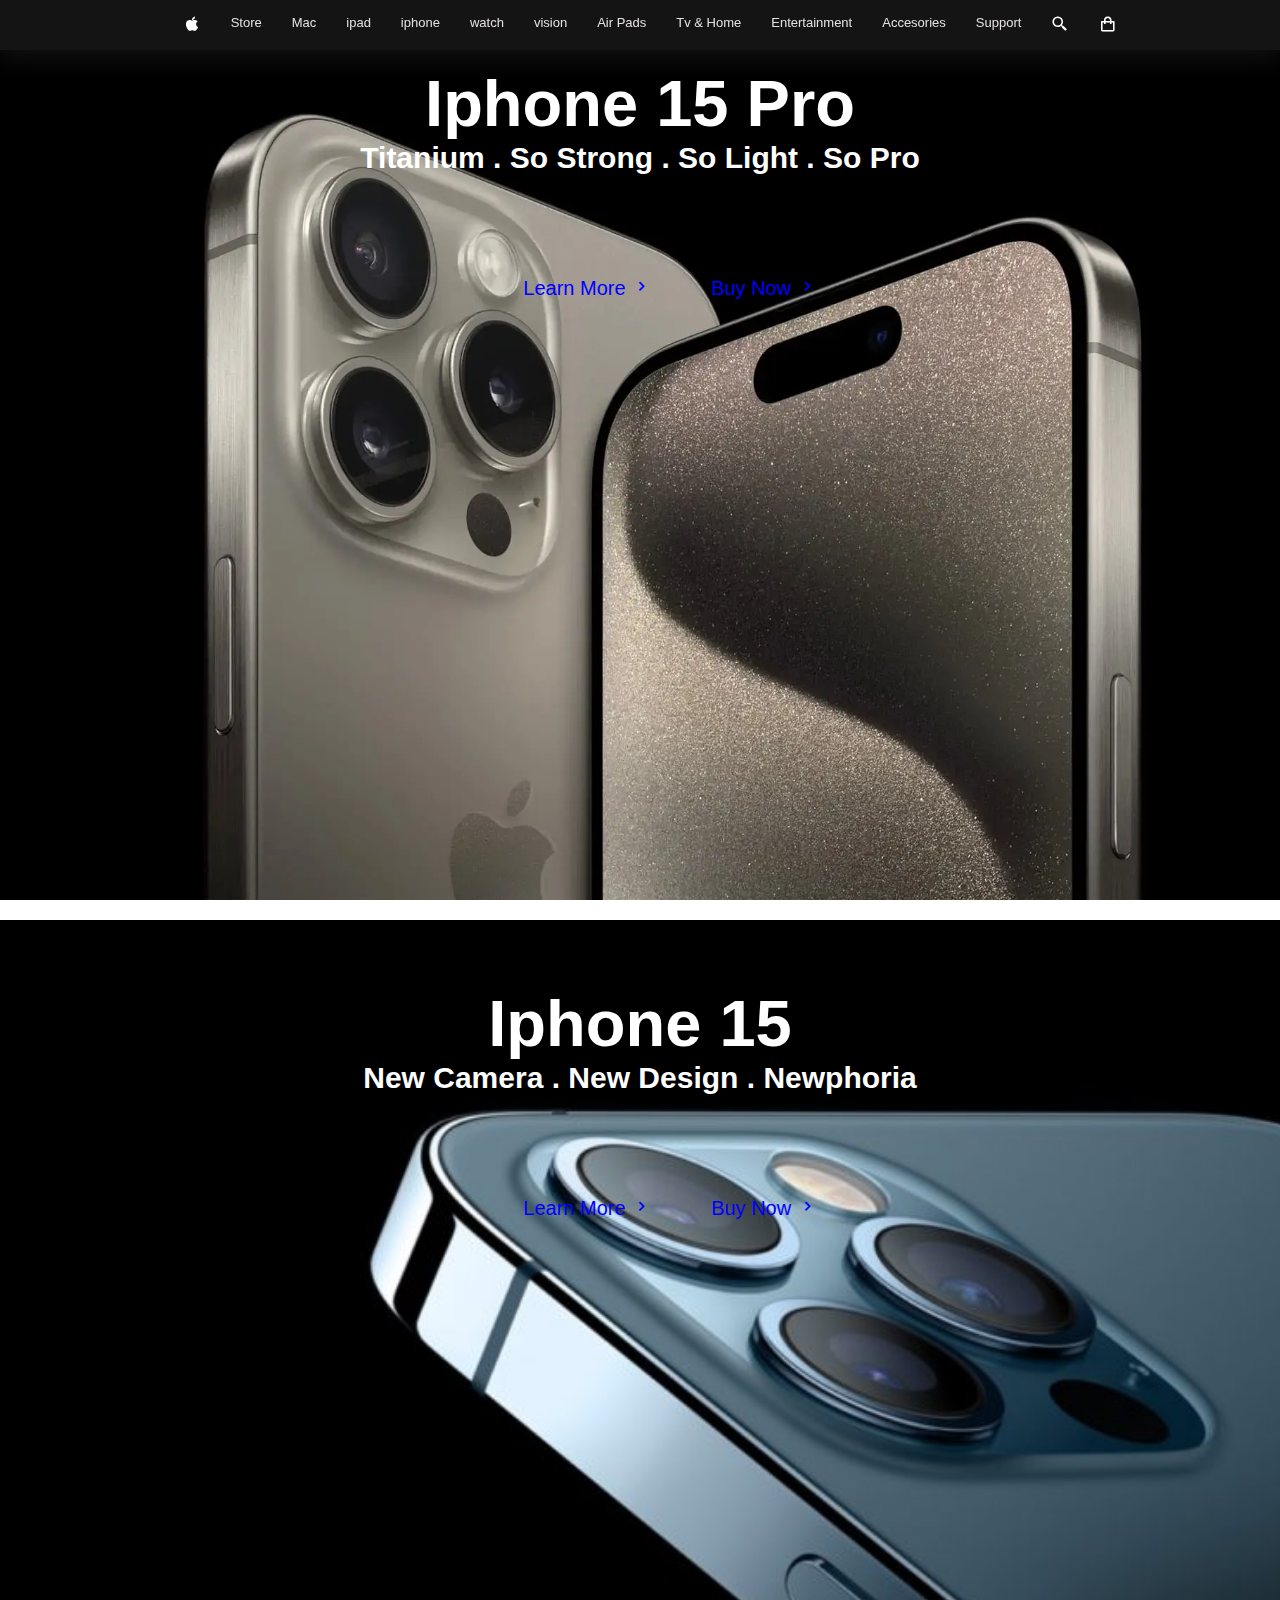
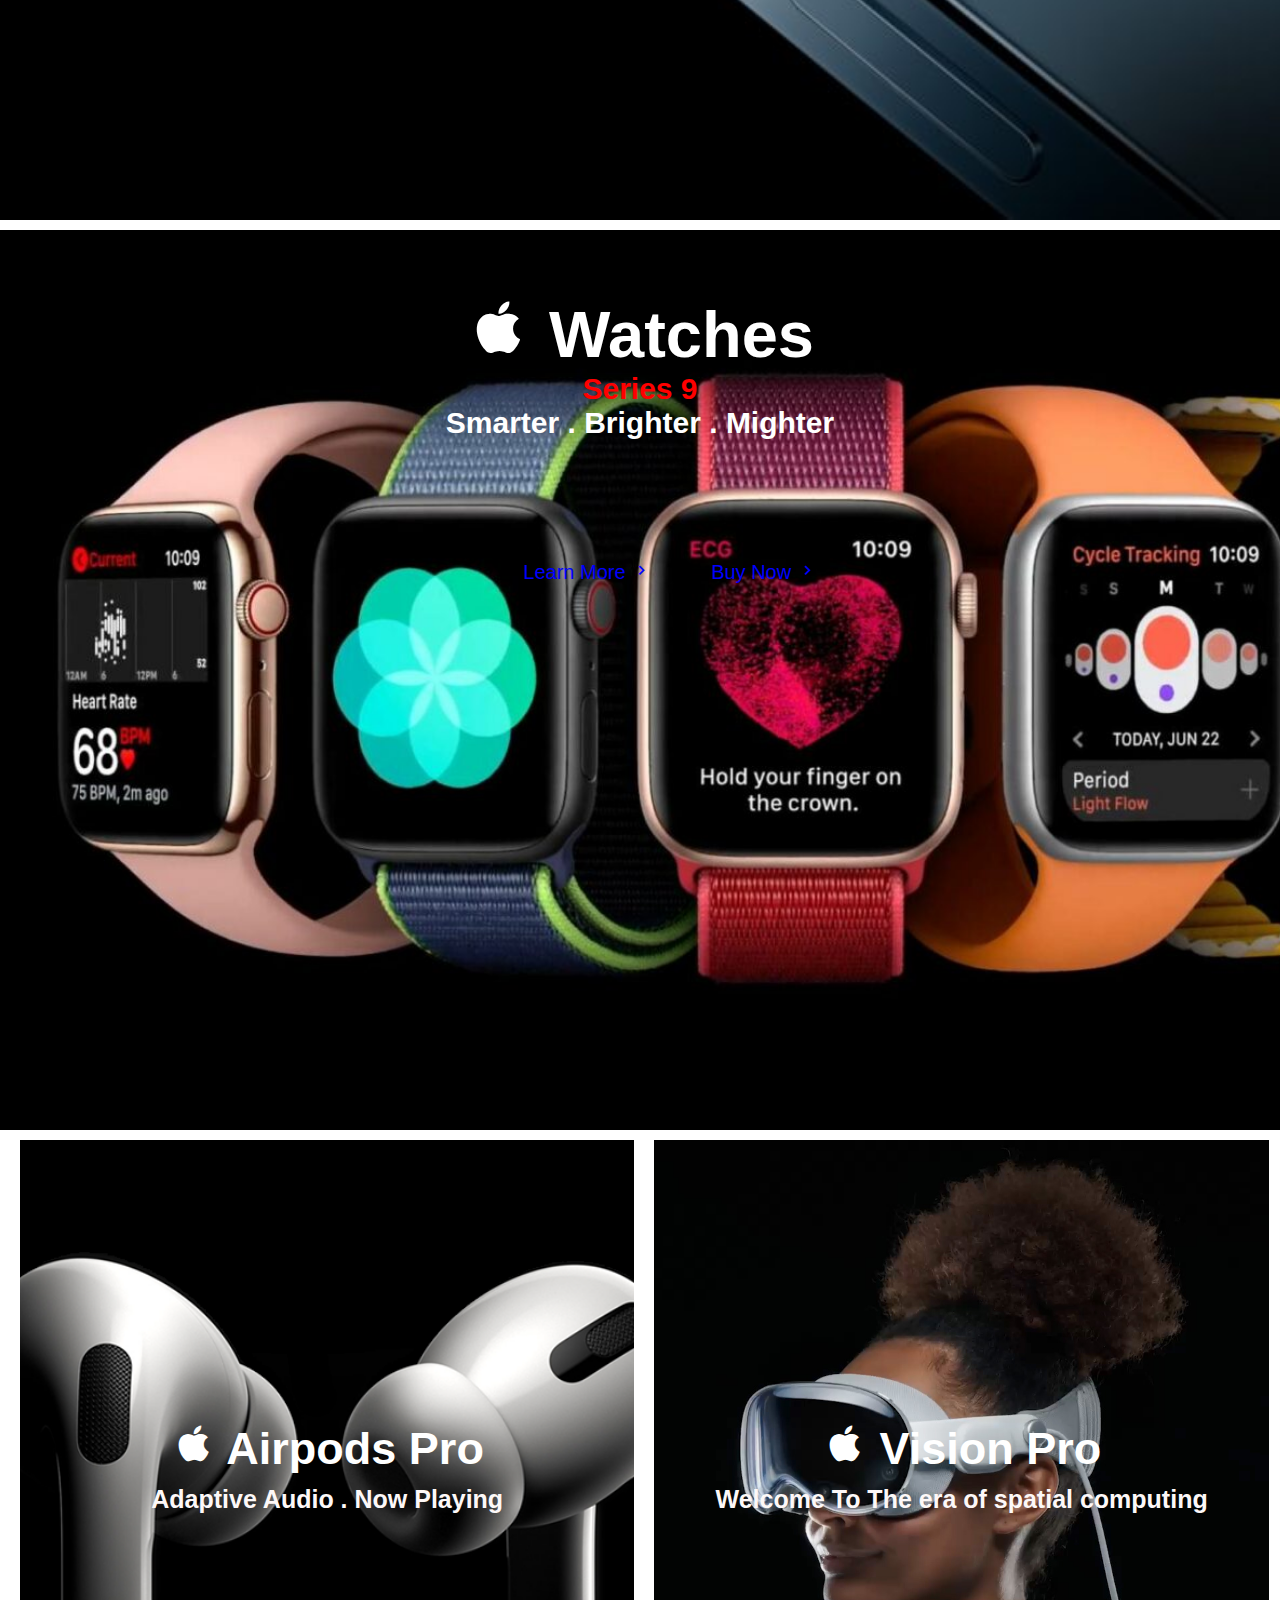
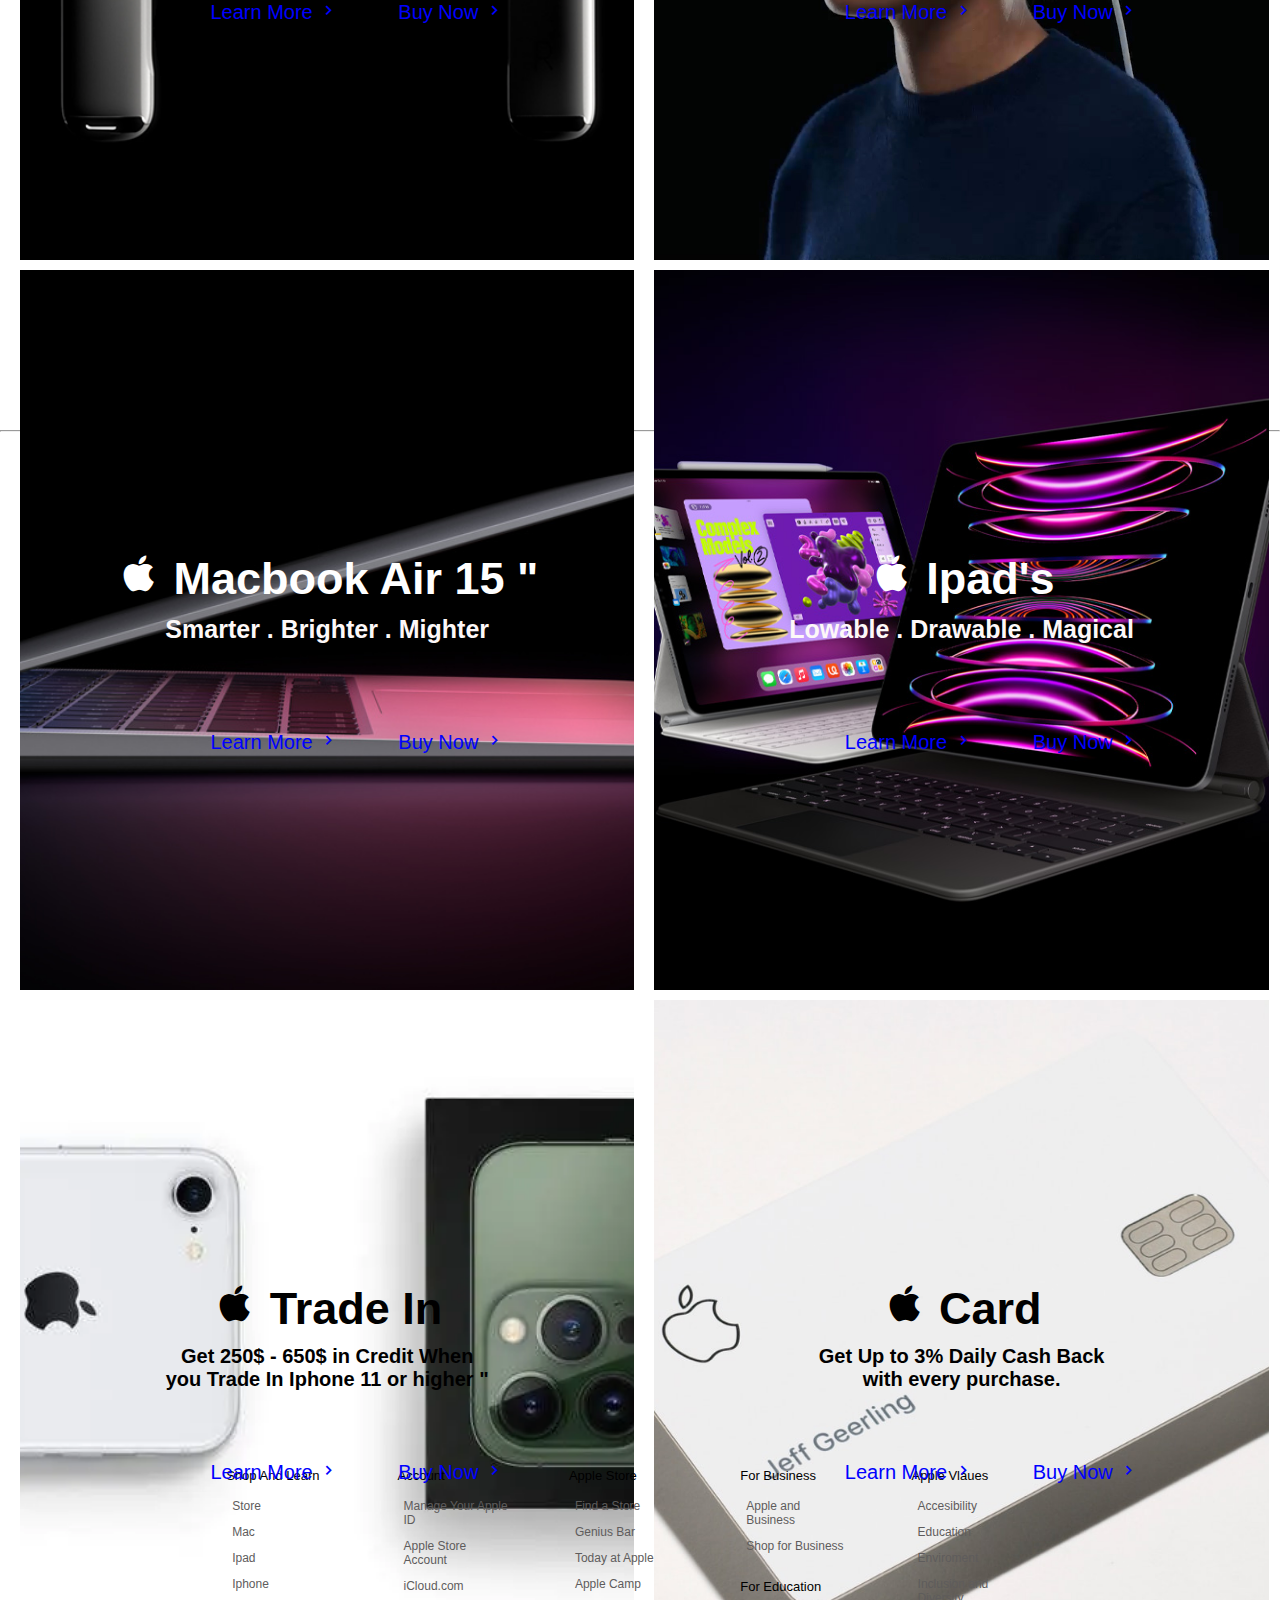
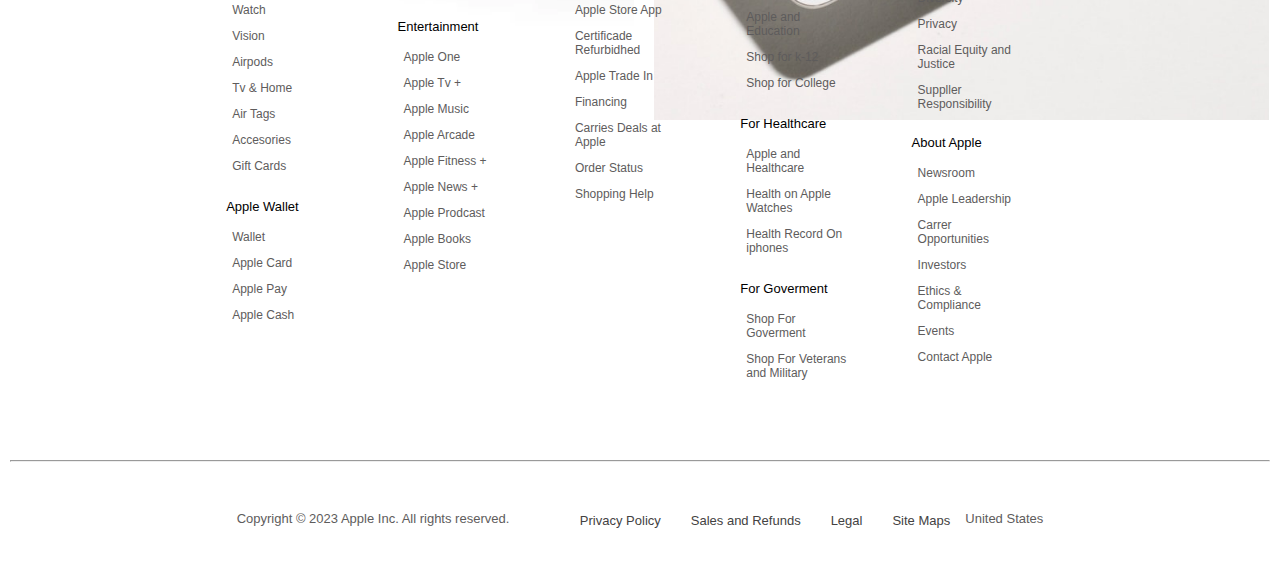
<file: ME/Apple Clone/index.html>
<!DOCTYPE html>
<html lang="en">

<head>
    <meta charset="UTF-8">
    <meta name="viewport" content="width=device-width, initial-scale=1.0">
    <title> Apple </title>
    <link rel="stylesheet" href="style.css">
    <link href='https://unpkg.com/boxicons@2.1.4/css/boxicons.min.css' rel='stylesheet'>
</head>

<body>
    <nav>
        <ul>
            <li class="logo"><i class='bx bxl-apple'></i></li>
            <li id="i">Store</li>
            <li id="i">Mac</li>
            <li id="i">ipad</li>
            <li id="i">iphone</li>
            <li id="i">watch</li>
            <li id="i">vision</li>
            <li id="i">Air Pads</li>
            <li id="i">Tv & Home</li>
            <li id="i">Entertainment</li>
            <li id="i">Accesories</li>
            <li id="i">Support</li>
            <li class="item"><i class='bx bx-search-alt-2'></i></li>
            <li class="item"><i class='bx bx-shopping-bag'></i></li>
        </ul>
    </nav>

    <div class="container">
        <div class="container-title">
            <h1>Iphone 15 Pro</h1>
            <h4>Titanium . So Strong . So Light . So Pro</h4>
        </div>
        <div class="links">
            <a href="#">Learn More <i class='bx bx-chevron-right'></i> </a><br><br>
            <a href="#">Buy Now <i class='bx bx-chevron-right'></i> </a>
        </div>
    </div>


    <div class="container con-2">
        <div class="container-title">
            <h1>Iphone 15 </h1>
            <h4>New Camera . New Design . Newphoria</h4>
        </div>
        <div class="links">
            <a href="#">Learn More <i class='bx bx-chevron-right'></i> </a><br><br>
            <a href="#">Buy Now <i class='bx bx-chevron-right'></i> </a>
        </div>
    </div>

    <div class="container con-3">
        <div class="container-title">
            <h1><i class='bx bxl-apple' style='color:#ffffff'></i> Watches</h1>
            <h4 style="color: red;">Series 9</h4>
            <h4>Smarter . Brighter . Mighter</h4>
        </div><br><br><br>
        <div class="links">
            <a href="#">Learn More <i class='bx bx-chevron-right'></i> </a>
            <a href="#">Buy Now <i class='bx bx-chevron-right'></i> </a>
        </div>
    </div>


    <div class="container con-4">
        <div class="container-more-content con-m-1">
            <div class="container-title">
                <h1><i class='bx bxl-apple' style='color:#ffffff'></i> Airpods Pro</h1>
                <h4>Adaptive Audio . Now Playing </h4>
            </div><br><br><br>
            <div class="links">
                <a href="#">Learn More <i class='bx bx-chevron-right'></i> </a>
                <a href="#">Buy Now <i class='bx bx-chevron-right'></i> </a>
            </div>
        </div>
        <div class="container-more-content con-m-2">
            <div class="container-title">
                <h1><i class='bx bxl-apple' style='color:#ffffff'></i> Vision Pro </h1>
                <h4>Welcome To The era of spatial computing </h4>
            </div><br><br><br>
            <div class="links">
                <a href="#">Learn More <i class='bx bx-chevron-right'></i> </a>
                <a href="#">Buy Now <i class='bx bx-chevron-right'></i> </a>
            </div>
        </div>
        <div class="container-more-content con-m-3">
            <div class="container-title">
                <h1><i class='bx bxl-apple' style='color:#ffffff'></i> Macbook Air 15 "</h1>
                <h4>Smarter . Brighter . Mighter</h4>
            </div><br><br><br>
            <div class="links">
                <a href="#">Learn More <i class='bx bx-chevron-right'></i> </a>
                <a href="#">Buy Now <i class='bx bx-chevron-right'></i> </a>
            </div>
        </div>
        <div class="container-more-content con-m-4">
            <div class="container-title">
                <h1><i class='bx bxl-apple' style='color:#ffffff'></i> Ipad's</h1>
                <h4>Lowable . Drawable . Magical </h4>
            </div><br><br><br>
            <div class="links">
                <a href="#">Learn More <i class='bx bx-chevron-right'></i> </a>
                <a href="#">Buy Now <i class='bx bx-chevron-right'></i> </a>
            </div>
        </div>
        <div class="container-more-content con-m-5">
            <div class="container-title">
                <h1 style="color: black;"><i class='bx bxl-apple'></i> Trade In</h1>
                <h4 style="color: black;"> Get 250$ - 650$ in Credit When <br> you Trade In Iphone 11 or higher " </h4>
            </div><br><br><br>
            <div class="links">
                <a href="#">Learn More <i class='bx bx-chevron-right'></i> </a>
                <a href="#">Buy Now <i class='bx bx-chevron-right'></i> </a>
            </div>
        </div>
        <div class="container-more-content con-m-6">
            <div class="container-title">
                <h1 style="color: black;"><i class='bx bxl-apple'></i> Card </h1>
                <h4 id="card-app"> Get Up to 3% Daily Cash Back <br> with every purchase. </h4>
            </div><br><br><br>
            <div class="links">
                <a href="#">Learn More <i class='bx bx-chevron-right'></i> </a>
                <a href="#">Buy Now <i class='bx bx-chevron-right'></i> </a>
            </div>
        </div>
    </div>

    <hr>


    <footer>
        <div class="blocks">
            <div class="block">
                <p id="block-title">Shop And Learn</p>
                <p id="block-sub-title">Store</p>
                <p id="block-sub-title">Mac</p>
                <p id="block-sub-title">Ipad</p>
                <p id="block-sub-title">Iphone</p>
                <p id="block-sub-title">Watch</p>
                <p id="block-sub-title">Vision</p>
                <p id="block-sub-title">Airpods</p>
                <p id="block-sub-title">Tv & Home</p>
                <p id="block-sub-title">Air Tags</p>
                <p id="block-sub-title">Accesories</p>
                <p id="block-sub-title">Gift Cards</p>

                <p id="block-title" style="margin-top: 20px;">Apple Wallet</p>
                <p id="block-sub-title">Wallet</p>
                <p id="block-sub-title">Apple Card</p>
                <p id="block-sub-title">Apple Pay</p>
                <p id="block-sub-title">Apple Cash</p>
            </div>
            <div class="block">
                <p id="block-title">Account</p>
                <p id="block-sub-title">Manage Your Apple ID</p>
                <p id="block-sub-title">Apple Store Account </p>
                <p id="block-sub-title">iCloud.com</p>

                <p id="block-title" style="margin-top: 20px;">Entertainment</p>
                <p id="block-sub-title">Apple One</p>
                <p id="block-sub-title">Apple Tv +</p>
                <p id="block-sub-title">Apple Music</p>
                <p id="block-sub-title">Apple Arcade</p>
                <p id="block-sub-title">Apple Fitness +</p>
                <p id="block-sub-title">Apple News +</p>
                <p id="block-sub-title">Apple Prodcast</p>
                <p id="block-sub-title">Apple Books</p>
                <p id="block-sub-title">Apple Store</p>

            </div>
            <div class="block">
                <p id="block-title">Apple Store</p>
                <p id="block-sub-title">Find a Store</p>
                <p id="block-sub-title">Genius Bar</p>
                <p id="block-sub-title">Today at Apple </p>
                <p id="block-sub-title">Apple Camp</p>
                <p id="block-sub-title">Apple Store App</p>
                <p id="block-sub-title">Certificade Refurbidhed</p>
                <p id="block-sub-title">Apple Trade In</p>
                <p id="block-sub-title">Financing</p>
                <p id="block-sub-title">Carries Deals at Apple</p>
                <p id="block-sub-title">Order Status</p>
                <p id="block-sub-title">Shopping Help</p>
            </div>
            <div class="block">
                <p id="block-title">For Business</p>
                <p id="block-sub-title">Apple and Business</p>
                <p id="block-sub-title">Shop for Business</p>
                <p id="block-title" style="margin-top: 20px;">For Education</p>
                <p id="block-sub-title">Apple and Education</p>
                <p id="block-sub-title">Shop for k-12</p>
                <p id="block-sub-title">Shop for College</p>
                <p id="block-title" style="margin-top: 20px;">For Healthcare</p>
                <p id="block-sub-title">Apple and Healthcare</p>
                <p id="block-sub-title">Health on Apple Watches</p>
                <p id="block-sub-title">Health Record On iphones</p>
                <p id="block-title" style="margin-top: 20px;">For Goverment</p>
                <p id="block-sub-title">Shop For Goverment</p>
                <p id="block-sub-title">Shop For Veterans and Military</p>
            </div>

            <div class="block">
                <p id="block-title">Apple Vlaues</p>
                <p id="block-sub-title">Accesibility</p>
                <p id="block-sub-title">Education</p>
                <p id="block-sub-title">Enviroment</p>
                <p id="block-sub-title">Inclusion and Diversity</p>
                <p id="block-sub-title">Privacy</p>
                <p id="block-sub-title">Racial Equity and Justice</p>
                <p id="block-sub-title">Suppller Responsibility</p>

                <br>
                <p id="block-title">About Apple</p>
                <p id="block-sub-title">Newsroom</p>
                <p id="block-sub-title">Apple Leadership</p>
                <p id="block-sub-title">Carrer Opportunities</p>
                <p id="block-sub-title">Investors</p>
                <p id="block-sub-title">Ethics & Compliance</p>
                <p id="block-sub-title">Events</p>
                <p id="block-sub-title">Contact Apple</p>

            </div>

        </div>
        <br><br><br><br><br><br><br><br>
        <hr>
        <br><br>


        <div class="foot-nav">
            <p id="copy">Copyright © 2023 Apple Inc. All rights reserved.</p>&nbsp;&nbsp;&nbsp;&nbsp;&nbsp;&nbsp;&nbsp;&nbsp;
            <ul>
                <li>Privacy Policy</li> 
                <li>Sales and Refunds</li> 
                <li>Legal</li> 
                <li>Site Maps</li> 
            </ul>
            <p id="copy" class="United">United States</p>
        </div>
        <br><br>

    </footer>


</body>

</html>
</file>
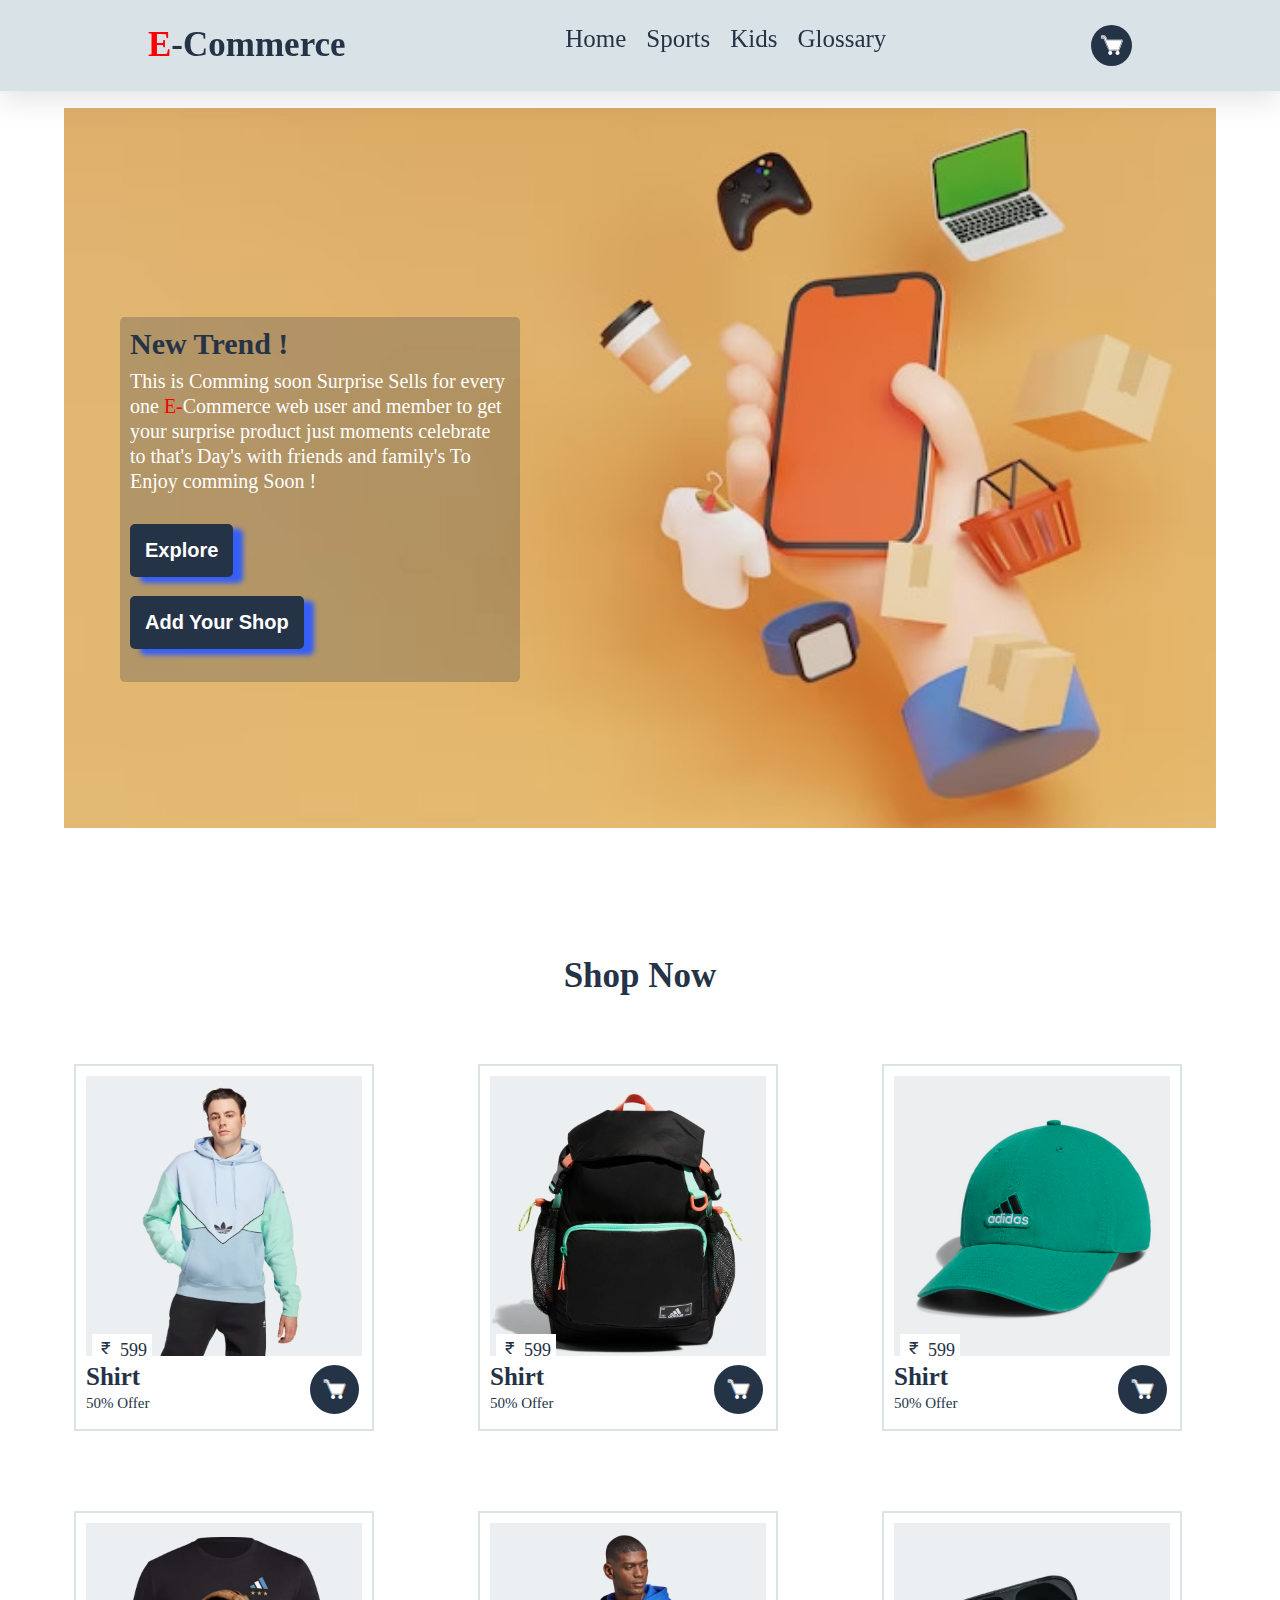
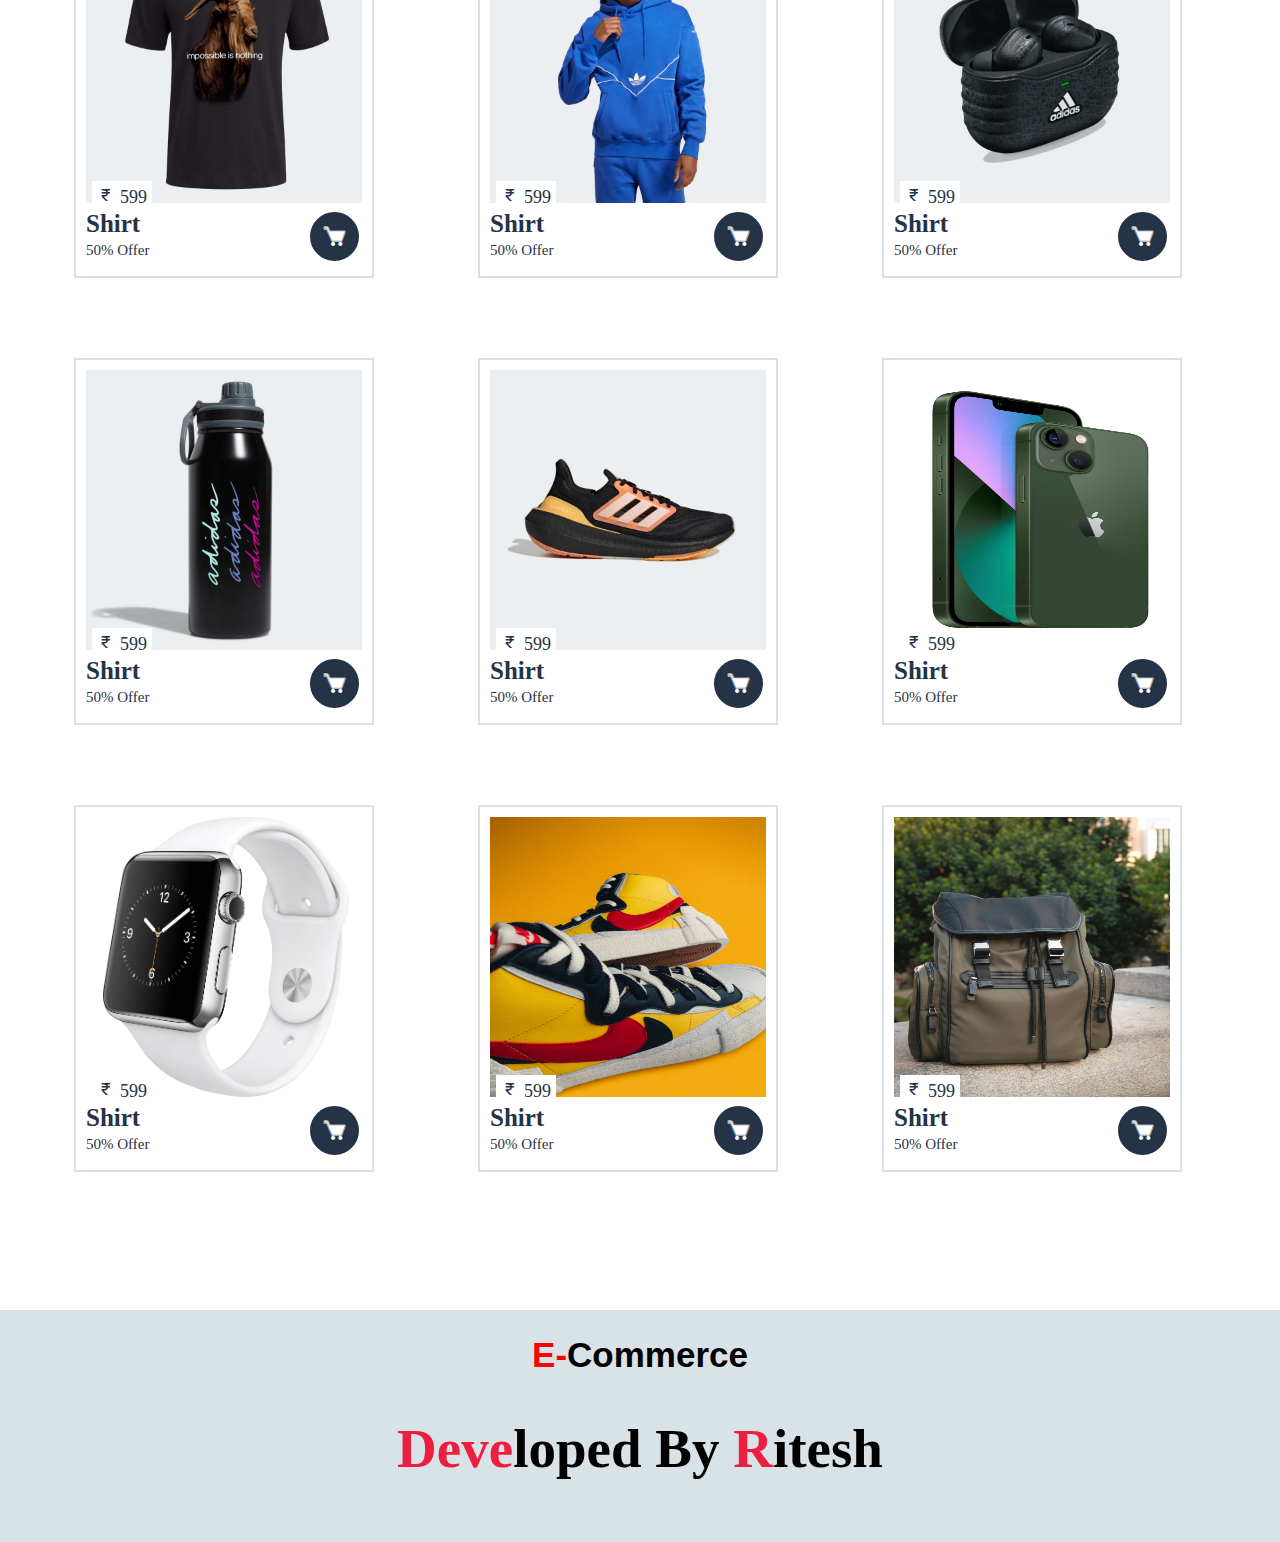
<file: ME/E-Commerce ( 1 )/index.html>
<!DOCTYPE html>
<html lang="en">

<head>
    <meta charset="UTF-8">
    <meta name="viewport" content="width=device-width, initial-scale=1.0">
    <title>E-Commerce - 1 </title>
    <link rel="stylesheet" href="style.css">
    <link rel="stylesheet" href="media.css">
    <link href='https://unpkg.com/boxicons@2.1.4/css/boxicons.min.css' rel='stylesheet'>
</head>

<body>
    <nav>
        <div class="logo">
            <h1><span>E</span>-Commerce</h1>
        </div>
        <ul>
            <li>Home</li>
            <li>Sports</li>
            <li>Kids</li>
            <li>Glossary</li>
        </ul>
        <div class="search">
            <!-- <input type="search" placeholder="Search Any .... Product">--><i class='bx bxs-cart'></i>
        </div>
    </nav>

    <main>
        <br><br><br><br><br><br>
        <div class="banner_wrapper"></div>
        <div class="banner_descri">
            <h3>New Trend !</h3>
            <p> This is Comming soon Surprise Sells for every one <span style="color: red;">E-</span>Commerce web user
                and member to get your surprise product just moments celebrate to that's Day's with friends and family's
                To Enjoy comming Soon !</p>
            <button>Explore</button><br>
            <button>Add Your Shop</button><br><br>
        </div>
    </main>

    <section class="products bar">
        <h3> Shop Now </h3>
        <div class="product_wrapper">
            <!-- Product 1 -->
            <div class="product_card">
                <div class="top">
                    <img src="images/product1.jpeg" alt="" width>
                    <a href="#"><i class='bx bx-rupee'></i> 599</a>
                </div>
                <div class="descri">
                    <div class="left">
                        <p id="product_name">Shirt</p>
                        <p>50% Offer</p>
                    </div>
                    <div class="right">
                        <i class='bx bxs-cart'></i>
                    </div>
                </div>
            </div>
            <!-- Product 1 -->
            <div class="product_card">
                <div class="top">
                    <img src="images/product2.jpeg" alt="" width>
                    <a href="#"><i class='bx bx-rupee'></i> 599</a>
                </div>
                <div class="descri">
                    <div class="left">
                        <p id="product_name">Shirt</p>
                        <p>50% Offer</p>
                    </div>
                    <div class="right">
                        <i class='bx bxs-cart'></i>
                    </div>
                </div>
            </div>
            <!-- Product 1 -->
            <div class="product_card">
                <div class="top">
                    <img src="images/product3.jpeg" alt="" width>
                    <a href="#"><i class='bx bx-rupee'></i> 599</a>
                </div>
                <div class="descri">
                    <div class="left">
                        <p id="product_name">Shirt</p>
                        <p>50% Offer</p>
                    </div>
                    <div class="right">
                        <i class='bx bxs-cart'></i>
                    </div>
                </div>
            </div>
            <!-- Product 1 -->
            <div class="product_card">
                <div class="top">
                    <img src="images/product4.jpeg" alt="" width>
                    <a href="#"><i class='bx bx-rupee'></i> 599</a>
                </div>
                <div class="descri">
                    <div class="left">
                        <p id="product_name">Shirt</p>
                        <p>50% Offer</p>
                    </div>
                    <div class="right">
                        <i class='bx bxs-cart'></i>
                    </div>
                </div>
            </div>
            <!-- Product 1 -->
            <div class="product_card">
                <div class="top">
                    <img src="images/product5.jpeg" alt="" width>
                    <a href="#"><i class='bx bx-rupee'></i> 599</a>
                </div>
                <div class="descri">
                    <div class="left">
                        <p id="product_name">Shirt</p>
                        <p>50% Offer</p>
                    </div>
                    <div class="right">
                        <i class='bx bxs-cart'></i>
                    </div>
                </div>
            </div>
            <!-- Product 1 -->
            <div class="product_card">
                <div class="top">
                    <img src="images/product6.jpeg" alt="" width>
                    <a href="#"><i class='bx bx-rupee'></i> 599</a>
                </div>
                <div class="descri">
                    <div class="left">
                        <p id="product_name">Shirt</p>
                        <p>50% Offer</p>
                    </div>
                    <div class="right">
                        <i class='bx bxs-cart'></i>
                    </div>
                </div>
            </div>

            <!-- Product 1 -->
            <div class="product_card">
                <div class="top">
                    <img src="images/product7.jpeg" alt="" width>
                    <a href="#"><i class='bx bx-rupee'></i> 599</a>
                </div>
                <div class="descri">
                    <div class="left">
                        <p id="product_name">Shirt</p>
                        <p>50% Offer</p>
                    </div>
                    <div class="right">
                        <i class='bx bxs-cart'></i>
                    </div>
                </div>
            </div> <!-- Product 1 -->
            <div class="product_card">
                <div class="top">
                    <img src="images/product8.jpeg" alt="" width>
                    <a href="#"><i class='bx bx-rupee'></i> 599</a>
                </div>
                <div class="descri">
                    <div class="left">
                        <p id="product_name">Shirt</p>
                        <p>50% Offer</p>
                    </div>
                    <div class="right">
                        <i class='bx bxs-cart'></i>
                    </div>
                </div>
            </div>

            <div class="product_card">
                <div class="top">
                    <img src="images/product9.png" alt="" width>
                    <a href="#"><i class='bx bx-rupee'></i> 599</a>
                </div>
                <div class="descri">
                    <div class="left">
                        <p id="product_name">Shirt</p>
                        <p>50% Offer</p>
                    </div>
                    <div class="right">
                        <i class='bx bxs-cart'></i>
                    </div>
                </div>
            </div>

            <div class="product_card">
                <div class="top">
                    <img src="images/product10.jpg" alt="" width>
                    <a href="#"><i class='bx bx-rupee'></i> 599</a>
                </div>
                <div class="descri">
                    <div class="left">
                        <p id="product_name">Shirt</p>
                        <p>50% Offer</p>
                    </div>
                    <div class="right">
                        <i class='bx bxs-cart'></i>
                    </div>
                </div>
            </div>

            <div class="product_card">
                <div class="top">
                    <img src="images/product12 (2).jpg" alt="" width>
                    <a href="#"><i class='bx bx-rupee'></i> 599</a>
                </div>
                <div class="descri">
                    <div class="left">
                        <p id="product_name">Shirt</p>
                        <p>50% Offer</p>
                    </div>
                    <div class="right">
                        <i class='bx bxs-cart'></i>
                    </div>
                </div>
            </div>

            <div class="product_card">
                <div class="top">
                    <img src="images/product12 (1).jpg" alt="" width>
                    <a href="#"><i class='bx bx-rupee'></i> 599</a>
                </div>
                <div class="descri">
                    <div class="left">
                        <p id="product_name">Shirt</p>
                        <p>50% Offer</p>
                    </div>
                    <div class="right">
                        <i class='bx bxs-cart'></i>
                    </div>
                </div>
            </div>


        </div>
    </section>


    <footer>
        <h3><span style="color: red;">E-</span>Commerce</h3><br>
        <h1><span style="color: rgb(236, 31, 65);">Deve</span>loped By <span style="color: rgb(236, 31, 65);">R</span>itesh</h1>
    </footer>



</body>

</html>
</file>
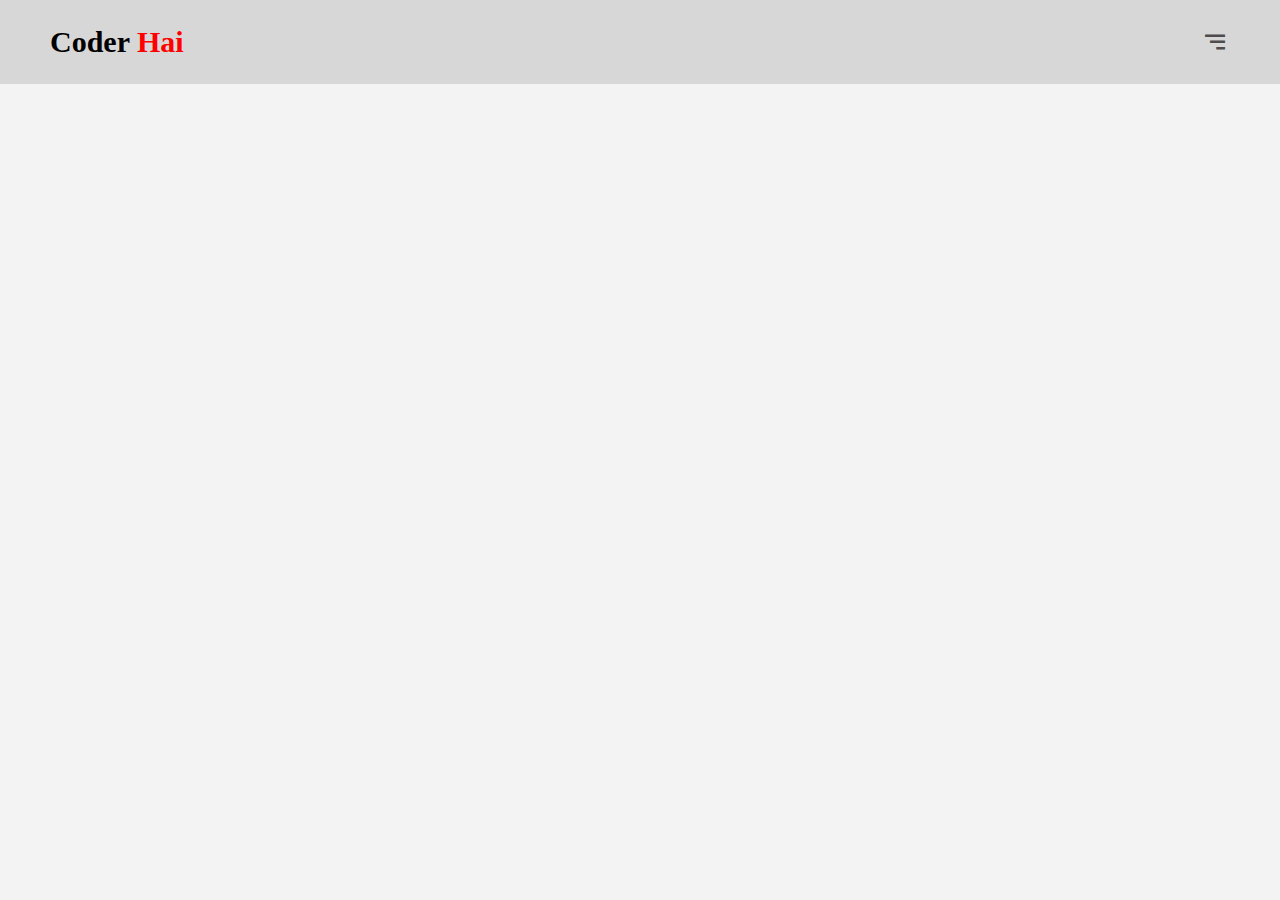
<file: ME/Good Nav Me/index.html>
<!DOCTYPE html>
<html lang="en">

<head>
    <meta charset="UTF-8">
    <meta name="viewport" content="width=device-width, initial-scale=1.0">
    <title> Good Nav Me </title>
    <link rel="stylesheet" href="style.css">
    <link href='https://unpkg.com/boxicons@2.1.4/css/boxicons.min.css' rel='stylesheet'>
</head>

<body>
    <nav id="nav">
        <div class="logo">
            <h1 id="logo">Coder <span style="color: red;">Hai</span></h1>
        </div>
        <i class='bx bx-menu-alt-right' id="menu"></i>
    </nav>


    <!-- Create SideBar -->
    <div class="sidebar" id="side">
        <div class="side-nav">
            <i class='bx bxs-left-arrow-circle' id="close_btn"></i>
        </div>
        <ul>
            <li>Home</li>
            <li>About</li>
            <li>Follow Me</li>
        </ul>
    </div>


    <!-- I love javascript -->
    <script src="main.js"></script>


</body>

</html>
</file>
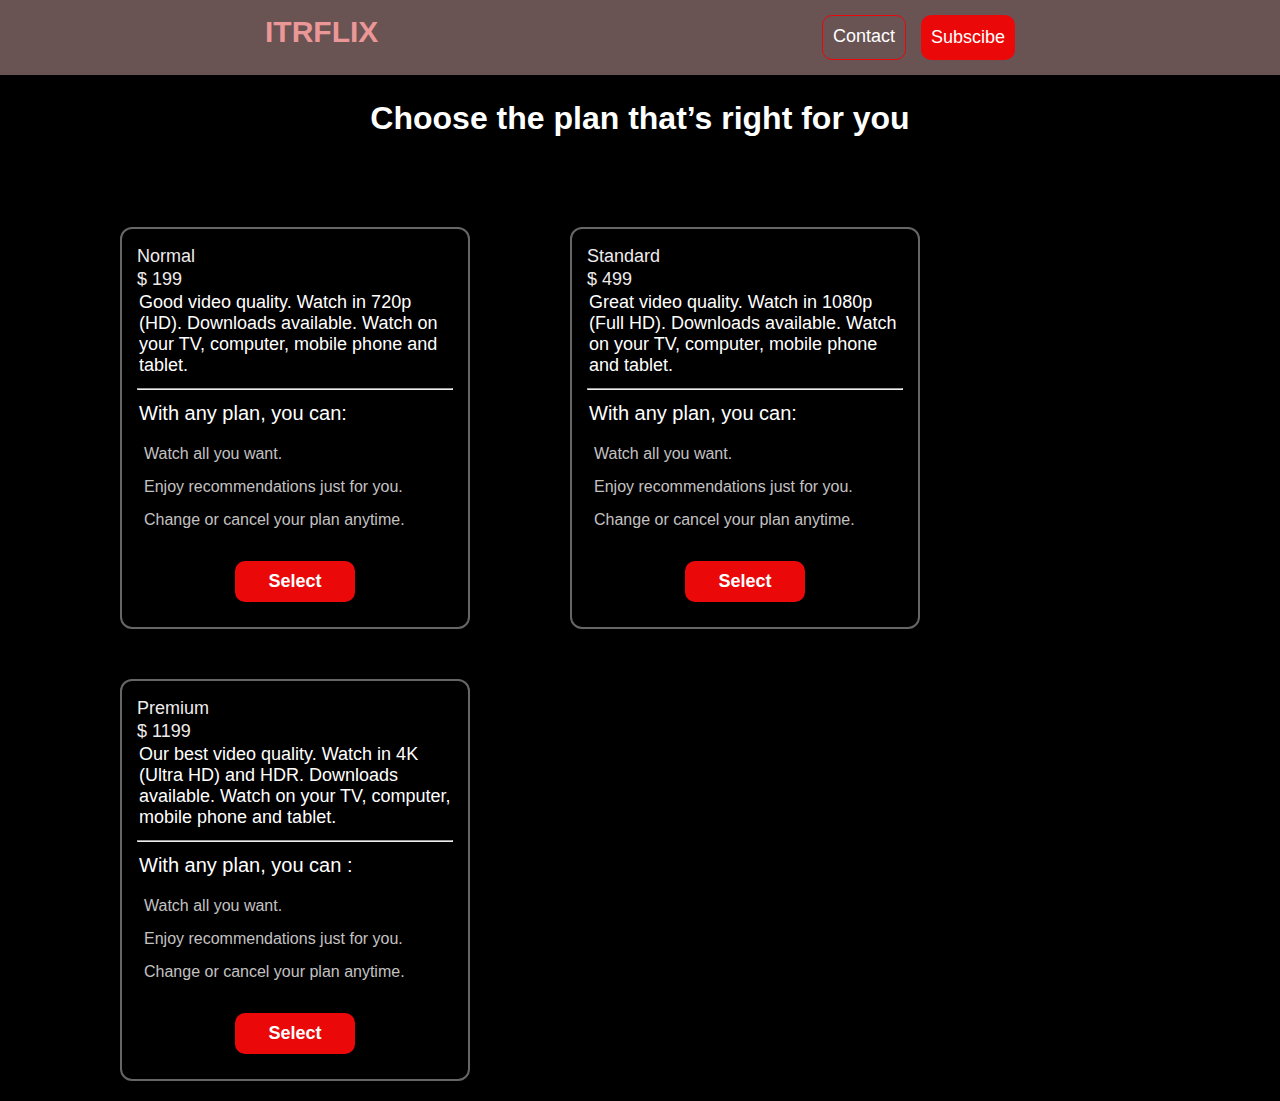
<file: ME/Membership/index.html>
<!DOCTYPE html>
<html lang="en">

<head>
    <meta charset="UTF-8">
    <meta name="viewport" content="width=device-width, initial-scale=1.0">
    <title> Membership System </title>
    <!-- Box Icon's Use For In This Website's -->
    <link href='https://unpkg.com/boxicons@2.1.4/css/boxicons.min.css' rel='stylesheet'>
</head>
<style>
    /* @import url('https://fonts.googleapis.com/css2?family=Open+Sans:wght@800&display=swap'); */
    * {
        margin: 0;
        padding: 0;
        box-sizing: border-box;
        font-family: 'Lucida Sans', 'Lucida Sans Regular', 'Lucida Grande', 'Lucida Sans Unicode', Geneva, Verdana, sans-serif;
    }

    body {
        background: black;
        color: white;
    }

    nav {
        display: flex;
        justify-content: space-between;
        padding: 15px;
        height: 75px;
        width: 100%;
        background-color: rgb(105, 83, 83);
    }

    .logo {
        margin-left: 20%;
    }

    .logo h1 {
        color: rgb(235, 151, 151);
        font-size: 30px;
    }

    ul {
        display: flex;
        margin-right: 20%;
        color: white;
    }

    ul li {
        font-size: 18px;
        font-weight: 400;
        color: white;
        padding: 10px;
        margin-left: 15px;
        list-style: none;
        transition: all ease 0.2s;
        border: 1px solid rgb(234, 8, 8);
        border-radius: 10px;
    }

    #sub {
        align-items: center;
        display: flex;
        justify-content: center;
        background: rgb(234, 8, 8);
        border: none;
        color: white;
        border-radius: 10px;
    }

    #sub:hover,
    ul li:hover {
        background: rgb(201, 14, 14);
    }


    /* Select Membership System In Main Container */

    main {
        padding: 20px 20px 20px 20px;
        flex-wrap: wrap;
        display: inline-flex;
    }

    h3 {
        display: flex;
        justify-content: center;
        align-items: center;
        text-align: center;
        font-size: 32px;
        font-weight: 600;
        color: white;
        margin-top: 25px;
        margin-bottom: 20px;
    }

    .card-wrap {
        display: flex;
        flex-wrap: wrap
    }

    .card {
        padding: 15px;
        width: 350px;
        border: 2px solid rgb(103, 102, 102);
        border-radius: 12px;
        margin-left: 100px;
        margin-top: 50px;
    }

    .card .top {
        padding: 0;
        color: rgb(238, 235, 235);
        font-size: 18px;
    }

    .card .top p {
        margin-top: 2px;
    }

    .card .card-descri {
        padding: 2px;
        font-size: 18px;
        font-weight: 400;
        color: white;
        margin-bottom: 10px;
    }

    .card hr {
        background: rgb(139, 136, 136);
    }

    .card .more-decsri {
        padding: 2px;
    }

    .card .more-decsri p {
        font-size: 20px;
        font-weight: normal;
        margin-top: 10px;
        margin-bottom: 10px;
    }

    .card .more-decsri a {
        color: rgb(196, 194, 194);
        text-decoration: none;
        margin-top: 5px;
        display: inline-block;
        padding: 5px;
    }

    .card .membership-btn {
        padding: 10px;
        margin-top: 15px;
        display: flex;
        flex-wrap: wrap;
        text-align: center;
        justify-content: center;
        align-items: center;
    }

    .card .membership-btn button {
        display: flex;
        justify-content: center;
        align-items: center;
        text-align: center;
        padding: 10px;
        font-size: 18px;
        color: white;
        border-radius: 10px;
        background-color: rgb(234, 8, 8);
        transition: all ease 0.2s;
        border: none;
        outline: none;
        width: 120px;
        font-weight: 600;
    }

    .card .membership-btn button:hover {
        background-color: rgb(201, 14, 14);
    }



    /* Paymnet Method's Design */
    .pay {
        display: inline-block;
        margin-top: 10%;
        margin-left: 80%;
    }

    .pay-container,
    .pay-container-upi {
        width: 550px;
        padding: 15px;
        border: 1px solid rgb(134, 132, 132);
        display: flex;
        font-size: 18px;
        transition: all ease 0.5s;
    }

    .pay-container i,
    .pay-container-upi i {
        font-size: 25px;
        color: white;
        font-weight: normal;
        margin-left: 180px;
        transition: all ease 0.2s;
    }

    .pay-container:hover,
    .pay-container-upi:hover {
        background: rgba(161, 160, 160, 0.301);
        font-size: 21px;
    }

    .pay-container:hover i,
    .pay-container-upi:hover i {
        font-weight: bold;
    }

    /* Credit And Debit Card Form Design */

    .pay-form {
        margin-top: 3%;
        margin-left: 128%;
        padding: 10px;
        flex-wrap: wrap;
    }

    .pay-form input {
        padding: 10px;
        margin-top: 25px;
        flex-wrap: wrap;
        outline: none;
        border-top: none;
        border-left: none;
        border-right: none;
        border-bottom: 1px solid rgb(187, 180, 180);
        background: transparent;
        color: white;
        width: 400px;
    }

    .pay-form .pay-value {
        background: rgba(188, 186, 186, 0.377);
        padding: 15px;
        margin-top: 25px;
        border-radius: 5px;
        display: flex;
    }

    .pay-form .pay-value a {
        color: rgb(231, 83, 20);
        font-size: 18px;
        font-weight: 400;
        text-decoration: none;
        margin-left: 230px;
    }

    .pay-form .pay-value a:hover {
        text-decoration: underline;
    }

    .pay-form button {
        width: 400px;
        padding: 10px;
        font-size: 20px;
        background: rgb(234, 8, 8);
        border: none;
        outline: none;
        color: white;
        margin-top: 25px;
        border-radius: 5px;
        transition: all ease 0.2s;
    }

    .pay-form button:hover {
        background: rgb(201, 14, 14);
    }
</style>

<body>
    <nav>
        <div class="logo">
            <h1>ITRFLIX</h1>
        </div>
        <ul>
            <li>Contact</li>
            <li id="sub" onclick="subscribe()">Subscibe</li>
        </ul>
    </nav>

    <h3 id="membership-title">
        Choose the plan that’s right for you</h3>
    <main>
        <div class="card-wrap" id="cards">
            <div class="card">
                <div class="top">
                    <p id="card-title">Normal</p>
                    <p id="card-value">$ 199</p>
                </div>
                <div class="card-descri">
                    <p>Good video quality. Watch in 720p (HD). Downloads available. Watch on your TV, computer, mobile
                        phone
                        and tablet.</p>
                </div>
                <hr>
                <div class="more-decsri">
                    <p>With any plan, you can:</p>
                    <a href="#">Watch all you want.</a><br>
                    <a href="#">Enjoy recommendations just for you.</a><br>
                    <a href="#">Change or cancel your plan anytime.</a>
                </div>
                <div class="membership-btn">
                    <button id="btn-mem" onclick="select(),moneyValue()"> Select </button>
                </div>
            </div>

            <div class="card">
                <div class="top">
                    <p id="card-title">Standard </p>
                    <p id="card-value">$ 499</p>
                </div>
                <div class="card-descri">
                    <p>Great video quality. Watch in 1080p (Full HD). Downloads available. Watch on your TV, computer,
                        mobile phone and tablet.</p>
                </div>
                <hr>
                <div class="more-decsri">
                    <p>With any plan, you can:</p>
                    <a href="#">Watch all you want.</a><br>
                    <a href="#">Enjoy recommendations just for you.</a><br>
                    <a href="#">Change or cancel your plan anytime.</a>
                </div>
                <div class="membership-btn">
                    <button id="btn-mem" onclick="select(),moneyValue1()"> Select </button>
                </div>
            </div>

            <div class="card">
                <div class="top">
                    <p id="card-title"> Premium </p>
                    <p id="card-value">$ 1199</p>
                </div>
                <div class="card-descri">
                    <p>Our best video quality. Watch in 4K (Ultra HD) and HDR. Downloads available. Watch on your TV,
                        computer, mobile phone and tablet.</p>
                </div>
                <hr>
                <div class="more-decsri">
                    <p>With any plan, you can : </p>
                    <a href="#">Watch all you want.</a><br>
                    <a href="#">Enjoy recommendations just for you.</a><br>
                    <a href="#">Change or cancel your plan anytime.</a>
                </div>
                <div class="membership-btn">
                    <button id="btn-mem" onclick="select(),moneyValue2()"> Select </button>
                </div>
            </div>

        </div>
        <!-- Select Payment Methods Container Design -->
        <div class="pay" id="pay">
            <div class="pay-container" onclick="creDeb()">
                <p> Payment with Credit Card </p>
                <i class='bx bx-right-arrow-alt'></i>
            </div><br><br>
        </div>


        <!--- Credit And Debit Card Form -->
        <div class="pay-form" id="pay-form">
            <div class="cre" id="cre-deb-form">
                <input type="text" placeholder="Enter Your Card Number "><br>
                <input type="text" placeholder="First Name "><br>
                <input type="text" placeholder="Last Name ">
            </div>
            <br>
            <br>
            <div class="pay-value">
                <p id="value"></p>
                <a href="#" id="change-plan" onclick="change()">Change</a>
            </div>
            <button id="start-mem" onclick="nextPage()">Pay Now <span></span></button>
        </div>

    </main>


    <img src="images/profile-3.jpg" alt="" width="850px" height="750px" id="next-page" class="center flex">

    <!-- Receipt For Customer -->



    <!-- Script For Functionality -->
    <script>
        // Javascript 

        // Hidden Functionality 
        document.getElementById('pay').style.display = 'none';
        document.getElementById('pay-form').style.display = 'none';


        // Select Subscription
        function select() {
            document.getElementById('pay').style.display = 'block';
            document.getElementById('cards').style.display = 'none';

            document.getElementById('membership-title').innerHTML = 'Choose how to pay';
        }

        function creDeb() {
            document.getElementById('pay').style.display = 'none';
            document.getElementById('pay-form').style.display = 'block';

            document.getElementById('membership-title').innerHTML = 'Set up your credit or debit card';
        }

        // Money Define
        function moneyValue() {
            let money = document.getElementById('value');
            money.innerHTML = ' $ 199';
        }
        function moneyValue1() {
            let money = document.getElementById('value');
            money.innerHTML = ' $ 499';
        }
        function moneyValue2() {
            let money = document.getElementById('value');
            money.innerHTML = ' $ 1199';
        }
        // Change textContent on start debit or credit form fill 

        function change() {
            document.getElementById('pay').style.display = 'none';
            document.getElementById('cards').style.display = 'flex';
            document.getElementById('pay-form').style.display = 'none';


            document.getElementById('membership-title').innerHTML = ' Choose the plan that’s right for you';

        }


        // Next Page 

        document.getElementById('next-page').style.display = ' none ';

        function nextPage() {
            let next = document.getElementById('next-page');

            next.style.display = 'none'

            if (money == onclick) {
                next.style.display = 'flex'
            }
            else {
                alert('Please Get Subscription !! ');
            }
        }

        // On Click Subscribe button script

        function subscribe() {
            alert(' Please Select Your Membership ')
        }
    </script>

</body>

</html>
</file>
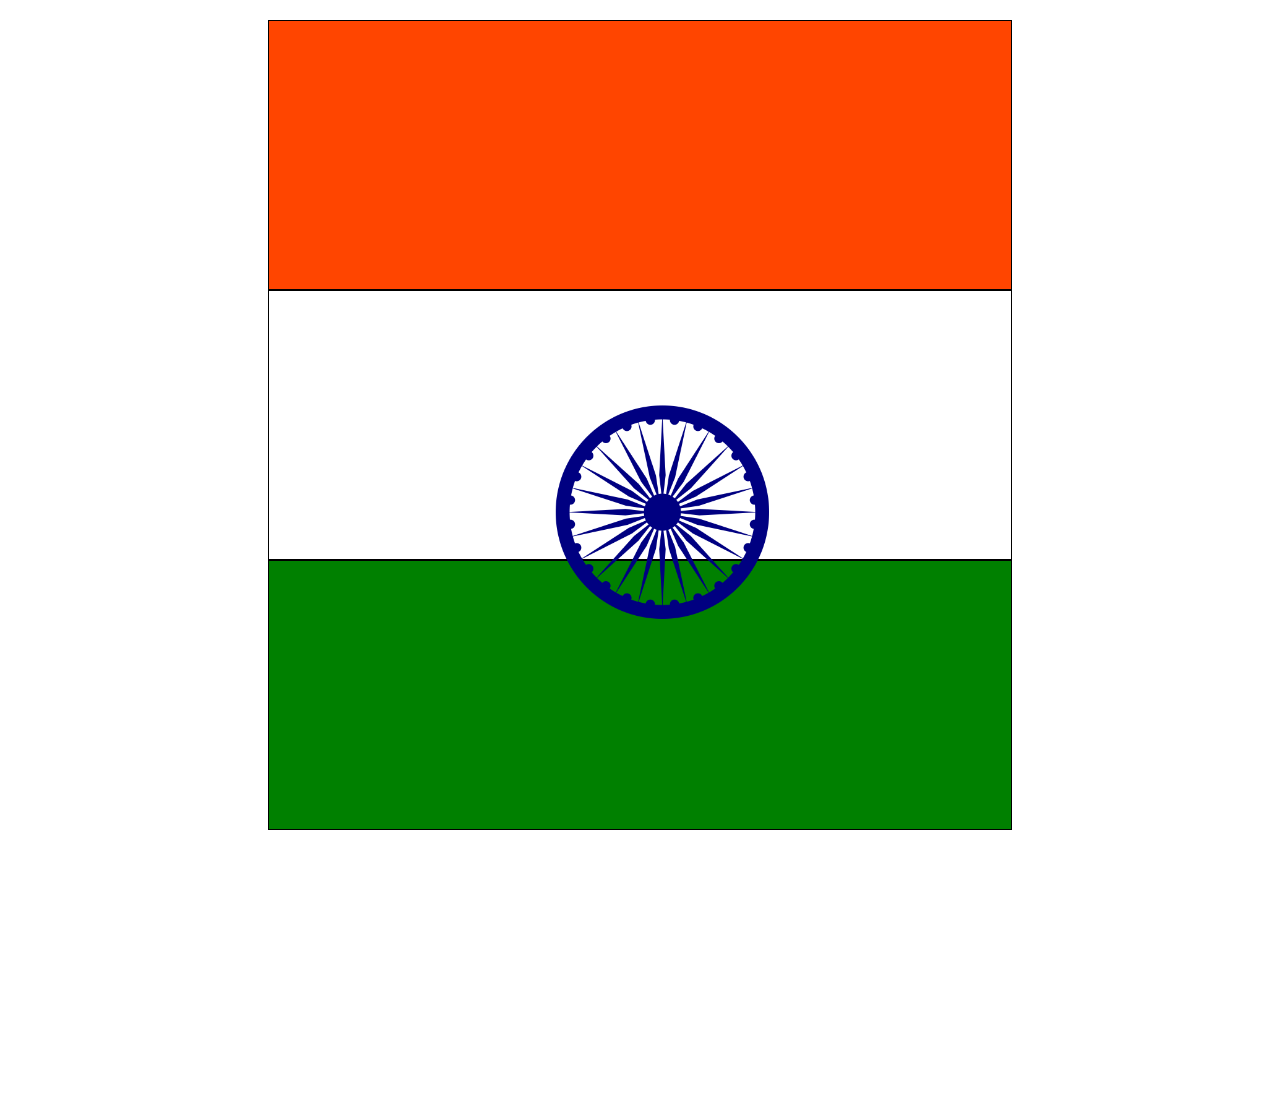
<file: ME/Meri Jan/index.html>
<!DOCTYPE html>
<html lang="en">
<head>
    <meta charset="UTF-8">
    <meta name="viewport" content="width=device-width, initial-scale=1.0">
    <title>Meri Jan Meri India</title>
    <link rel="stylesheet" href="style.css">
</head>
<body>
    <div class="flag_container">
        <div class="orange"></div>
        <div class="white"></div>
        <div class="green"></div>
        <div class="chakra">
            <img src="images/Ashoka_Chakra.svg.png" alt="">
        </div>
    </div>
</body>
</html>
</file>
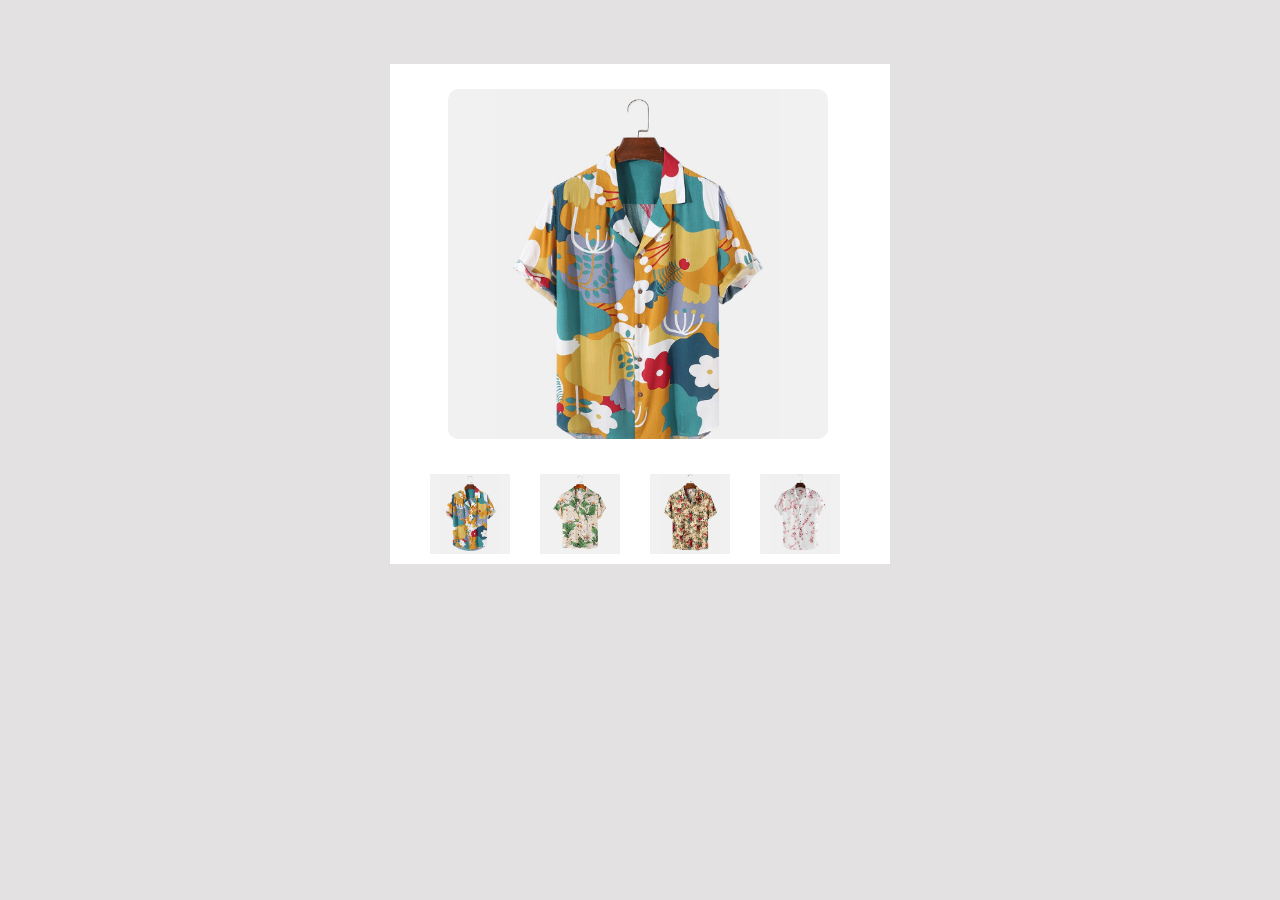
<file: ME/Product Slider/index.html>
<!DOCTYPE html>
<html lang="en">

<head>
    <meta charset="UTF-8">
    <meta name="viewport" content="width=device-width, initial-scale=1.0">
    <title> Prodcut Slider </title>
    <link rel="stylesheet" href="style.css">
</head>

<body>
    <div class="container">
        <div class="main-product">
            <div class="main_container_slider">
                <img src="images/f1.jpg" alt="" id="product_1">
                <img src="images/f2.jpg" alt="" id="product_2">
                <img src="images/f3.jpg" alt="" id="product_3">
                <img src="images/f4.jpg" alt="" id="product_4">
            </div>
        </div>
        <div class="product-nav">
            <ul>
                <li id="img1"><img src="images/f1.jpg" alt=""></li>
                <li id="img2"><img src="images/f2.jpg" alt=""></li>
                <li id="img3"><img src="images/f3.jpg" alt=""></li>
                <li id="img4"><img src="images/f4.jpg" alt=""></li>
            </ul>
        </div>
    </div>


    <!-- Javacsript -->
    <script src="main.js"></script>


</body>

</html>
</file>
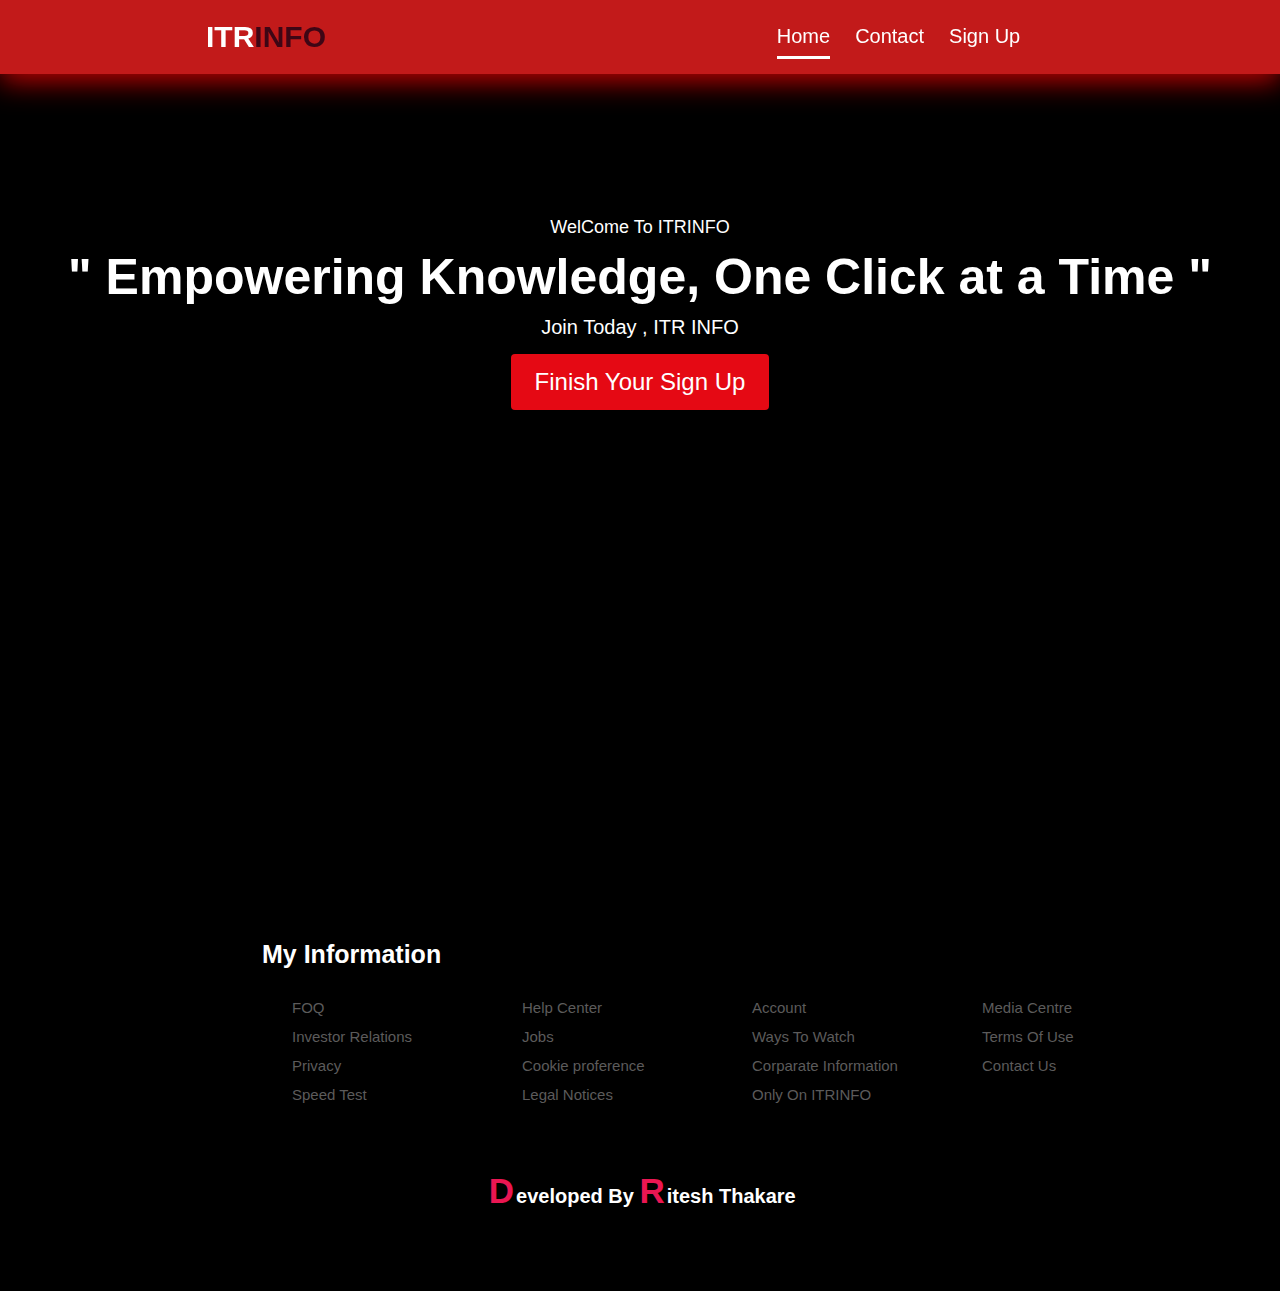
<file: ME/Web - 1/index.html>
<!DOCTYPE html>
<html lang="en">

<head>
  <meta charset="UTF-8">
  <meta name="viewport" content="width=device-width, initial-scale=1.0">
  <title> Software Dev | Web - 1</title>
  <link rel="stylesheet" href="style.css">
  <link href='https://unpkg.com/boxicons@2.1.4/css/boxicons.min.css' rel='stylesheet'>
</head>

<body>
  <nav>
    <div class="logo">
      <h3>ITR<span>INFO</span></h3>
    </div>
    <ul>
      <li id="active" onclick="home()">Home</li>
      <li>Contact</li>
      <li id="sign-btn" onclick="logPage()">Sign Up</li>
      <li id="menu-icon"><i class='bx bx-menu' onclick="menu()"></i></li>

    </ul>
    <br>
    <hr id="menu-hr">
    <div class="menu-nav" id="menunav">
      <ul id="menu-ul">
        <a href="#">Home</a>
        <a href="#">Contact</a>
        <a href="#">Sign Up</a>
      </ul>
    </div>
  </nav>
  <main id="main">
    <div class="top">
      <div class="first-top">
        <p id="top-p">WelCome To ITRINFO</p>
        <p id="middle-p">" Empowering Knowledge, One Click at a Time "</p>
        <p id="bottom-p">Join Today , ITR INFO</p>
      </div>
      <div class="second-top">
        <button id="top-main-btn">Finish Your Sign Up</button>
      </div>
    </div>
  </main>

  <!-- Notification - Popup -->
  <div class="pop-wrap" id="pop">
    <h3>Sign Up Here To Get , Your Favorite Movies </h3>
    <br><br><br>
    <hr>
    <div class="pop-log">
      <div class="pop-content">
        <input type="text" placeholder="Enter Your Username "><br>
        <input type="text" placeholder="Enter Your Password ">
      </div>
      <br>
      <hr style="background-color: rgb(31, 28, 28);">
      <div class="pop-footer">
        <button id="log-btn">Sign Up</button>
        <p id="pop-descri"></p>
      </div>
    </div>
  </div>

  <footer>
    <p id="footer-title"> My Information </p>
    <div class="parent">
      <div class="first">
        <a href="#">FOQ</a><br><a href="#">Investor Relations</a><br><a href="#">Privacy</a><br><a href="#">Speed Test</a>
      </div>
      <div class="second">
        <a href="#">Help Center</a><br><a href="#">Jobs</a><br><a href="#">Cookie proference</a><br><a href="#">Legal Notices</a>
      </div>
      <div class="third">
        <a href="#">Account</a><br><a href="#">Ways To Watch</a><br><a href="#">Corparate Information</a><br><a href="#">Only On ITRINFO</a>
      </div>
      <div class="four">
        <a href="#">Media Centre</a><br><a href="#">Terms Of Use</a><br><a href="#">Contact Us</a>
      </div>
    </div>
    <br>
    <br>
    <div class="logo-container">
      <p> <span>D</span>eveloped By <span>R</span>itesh Thakare</p>
    </div>
  </footer>

  <script src="main.js"></script>
</body>

</html>
</file>
<file: ME/Apple Clone/style.css>
* {
    margin: 0;
    padding: 0;
    box-sizing: border-box;
    font-family: sans-serif;
}

body {
    width: 100%;
    height: 100vh;
    overflow-x: hidden;
    overflow-y: scroll;
}

nav {
    display: flex;
    justify-content: center;
    align-items: center;
    width: 100%;
    background: rgba(22, 22, 23, 0.902);
    position: fixed;
    box-shadow: rgba(100, 100, 111, 0.2) 0px 7px 29px 0px;
    z-index: 99;
}

ul {
    display: flex;
    padding: 10px;
}

ul li {
    margin-left: 20px;
    font-size: 13px;
    list-style: none;
    padding: 5px;
    color: rgb(228, 224, 224);
    user-select: none;
}

ul li:hover {
    color: white;
}

ul li i {
    font-size: 18px;
    font-weight: 600;
    padding: 0;
    color: white;
}


/* Container Design */
.container {
    background: url('images/iphone media.jpeg') no-repeat;
    background-size: cover;
    width: 100%;
    background-size: calc(50%, 20%);
    height: 100vh;
}

.container .container-title {
    padding: 2px;
    width: 100%;
    height: 30%;

}

.container .container-title h1 {
    color: white;
    margin-top: 5%;
    font-size: 65px;
    font-weight: bold;
    text-align: center;
}

.container .container-title h4 {
    color: white;
    text-align: center;
    font-size: 30px;
    font-weight: 600;
}

.container .links {
    display: flex;
    width: 100%;
    color: blue;
    justify-content: center;
}

.container .links a {
    color: blue;
    font-size: 20px;
    text-decoration: none;
    text-align: center;
    margin-left: 60px;
    position: relative;
    transition: all ease 0.2s;
}

.container .links a i {
    margin-top: 6px;
}

.container .links a::after {
    content: "";
    left: 0;
    bottom: -10px;
    height: 3px;
    background-color: white;
    width: 0;
    position: absolute;
    transition: all ease 0.2s;
}

.container .links a:hover {
    opacity: 1;
    transform: scale(1)
}

.container .links a:hover::after {
    width: 100%;
}

/* 2 */
.con-2 {
    margin-top: 20px;
    background: url('images/1.jpg') no-repeat;
    background-size: cover;
}


/* 3 */
.con-3 {
    background: url('images/watches.jpg') no-repeat;
    background-size: cover;
    margin-top: 10px;
}


/* 4 */
.con-4 {
    background: white;
    display: flex;
    flex-wrap: wrap;
}

.con-4 .container-more-content {
    width: 48%;
    height: 80%;
    margin-top: 10px;
    margin-left: 20px;
}

.con-4 .container-more-content h1 {
    font-size: 45px;
    margin-top: 280px;
}

.con-4 .container-more-content h4 {
    font-size: 25px;
    color: rgb(253, 248, 248);
    margin-top: 10px;
}

.con-4 .container-more-content .links {
    margin-top: 30%;
}

.con-4 .con-m-1 {
    background: url('images/airpods.png') no-repeat;
    background-size: cover;
    background-position: center;
}

.con-4 .con-m-2 {
    background: url('images/apple-vision-pro.jpeg') no-repeat;
    background-size: cover;
    background-position: center;
}

.con-4 .con-m-3 {
    background: url('images/macbook.jpg') no-repeat;
    background-size: cover;
    background-position: center;
}

.con-4 .con-m-4 {
    background: url('images/ipads.jpg') no-repeat;
    background-size: cover;
    background-position: center;
}

.con-4 .con-m-5 {
    background: url('images/tradein.webp') no-repeat;
    background-size: cover;
    background-position: center;
    color: black;
}

.con-4 .con-m-6 {
    background: url('images/card.jpg') no-repeat;
    background-size: cover;
    background-position: center;
    color: black;
}

#card-app {
    color: black;
}

.con-4 .con-m-5 h1,
.con-4 .con-m-6 h1,
.con-4 .con-m-5 h4,
.con-4 .con-m-6 h4,
.con-4 .con-m-5 h1 i,
.con-4 .con-m-6 h1 i {
    color: black;
}

.con-4 .con-m-5 h4,
.con-4 .con-m-6 h4 {
    font-size: 20px;
}

.con-4 .con-m-5 .links a:hover::after,
.con-4 .con-m-6 .links a:hover::after {
    background-color: black;
}

footer {
    width: 100%;
    height: 50vh;
    padding: 10px;
    margin-top: 80%;
    justify-content: center;
}

footer .blocks {
    display: flex;
    width: 80%;
    margin-left: 13%;

}

footer .block {
    padding: 2px;
    width: 12%;
    height: 50vh;
    margin-left: 5%;
}

#block-title {
    font-size: 13px;
    color: black;
    margin-bottom: 10px;
}

#block-sub-title {
    color: rgb(94, 92, 92);
    font-size: 12px;
    padding: 6px;
}

#block-sub-title:hover {
    text-decoration: underline;
}

.foot-nav {
    display: flex;
    flex-wrap: wrap;
    justify-content: center;
}

.foot-nav ul {
    display: flex;
    flex-wrap: wrap;
}

.foot-nav ul li {
    color: rgb(67, 66, 66);
}

.foot-nav ul li:hover {
    text-decoration: underline;
}

#copy {
    margin-top: 13px;
    font-size: 13px;
    color: rgb(94, 92, 92);
}

.foot-nav ul span {
    height: 30px;
    width: 1%;
    border-right: 1px solid black;
}

@media (max-width: 1260px) {
    footer {
        margin-top: 85%;
    }

    footer .blocks {
        display: flex;
        width: 100%;
        margin-left: 0;

    }

    footer .block {
        padding: 2px;
        width: 12%;
        height: 50vh;
        margin-left: 5%;
    }
}

@media (max-width: 1200px) {
    footer {
        margin-top: 90%;
    }

    .foot-nav {
        display: flex;
    }
}

@media (max-width: 1120px) {
    footer {
        margin-top: 95%;
    }
}

@media (max-width: 1070px) {
    footer {
        margin-top: 98%;
    }

    #block-title {
        font-size: 13px;
        color: black;
        margin-bottom: 10px;
    }

    #block-sub-title {
        color: rgb(94, 92, 92);
        font-size: 10px;
        padding: 6px;
    }
}

@media (max-width: 1040px) {
    footer {
        margin-top: 100%;
    }

    footer .blocks {
        display: none;
        width: 100%;

    }

    footer .block {
        padding: 2px;
        width: 100%;
        display: none;
    }
}

@media (max-width: 1000px) {
    .con-4 {
        background: white;
        display: block;
        flex-direction: column;
    }

    .con-4 .container-more-content {
        width: 100%;
        height: 100%;
        margin-top: 10px;
        margin-left: 0;
    }

    footer {
        margin-top: 360%;
    }

    .container .container-title h1 {
        color: white;
        margin-top: 35%;
        font-size: 85px;
    }

    .container .container-title h4 {
        font-size: 33px;
        font-weight: 600;
    }

    .container .links {
        display: flex;
        width: 100%;
        color: blue;
        margin-top: 40%;
        justify-content: center;
    }
}

@media (max-width: 910px) {
    #i {
        display: none;
    }

    .logo {
        margin-right: 450%;
        margin-left: 60%;
        font-weight: 800;
    }

    nav {
        justify-content: space-between;
    }

    footer {
        margin-top: 400%;
    }

    .container .container-title h1 {
        color: white;
        margin-top: 35%;
        font-size: 85px;
    }

    .container .container-title h4 {
        font-size: 33px;
        font-weight: 600;
    }

    .container .links {
        display: flex;
        width: 100%;
        color: blue;
        margin-top: 40%;
        justify-content: center;
    }
}

@media (max-width: 850px) {
    footer {
        margin-top: 620%;
    }

    .con-4 .container-more-content h1 {
        font-size: 65px;
        margin-top: 50%;
        display: block;
    }

    .con-4 .container-more-content h4 {
        font-size: 35px;
        color: rgb(253, 248, 248);
        margin-top: 10px;
    }
}

@media (max-width: 810px) {
    nav {
        flex-direction: row;
        flex-wrap: wrap;
        height: 100px;
    }

    .logo {
        display: none;
    }

    .item {
        display: none;
    }

    .container .container-title h1 {
        color: white;
        margin-top: 35%;
        font-size: 85px;
    }

    .container .container-title h4 {
        font-size: 33px;
        font-weight: 600;
    }

    .container .links {
        display: flex;
        width: 100%;
        color: blue;
        margin-top: 40%;
        justify-content: center;
    }
}

@media (max-width: 720px) {
    .container .container-title h1 {
        color: white;
        margin-top: 35%;
        font-size: 85px;
    }

    .container .container-title h4 {
        font-size: 33px;
        font-weight: 600;
    }

    .container .links {
        display: flex;
        width: 100%;
        color: blue;
        margin-top: 40%;
        justify-content: center;
    }

}

@media (max-width: 580px) {
    .container .links {
        display: flex;
        width: 100%;
        color: blue;
        margin-top: 50%;
        justify-content: center;
    }
}

@media (max-width: 550px) {
    .container .container-title h1 {
        color: white;
        margin-top: 35%;
        font-size: 65px;
    }

    .container .container-title h4 {
        font-size: 25px;
        margin-top: 10%;
        font-weight: 600;
    }

    .container .links {
        display: flex;
        width: 100%;
        color: blue;
        margin-top: 40%;
        justify-content: center;
    }
}

@media (max-width: 450px) {
    footer {
        margin-top: 800%;
    }

    .logo {
        display: flex;
        margin-right: 120%;
        margin-left: 25%;
    }

    .item {
        display: block;
    }

    .container .container-title h1 {
        color: white;
        margin-top: 35%;
        font-size: 55px;
    }

    .container .container-title h4 {
        font-size: 20px;
        font-weight: 600;
    }

    .container .links {
        display: flex;
        width: 100%;
        color: blue;
        margin-top: 40%;
        justify-content: center;
    }

    .container {
        background: url('images/iphone media.jpeg') no-repeat;
        background-size: cover;
        width: 105%;
        background-size: calc(50%, 20%);
        height: 100vh;
        background-position: center;
    }

    /* 2 */
    .con-2 {
        margin-top: 20px;
        background: url('images/1.jpg') no-repeat;
        background-size: cover;
        background-position: center;
    }

    /* 3 */
    .con-3 {
        background: url('images/watches.jpg') no-repeat;
        background-size: cover;
        margin-top: 10px;
        background-position: center;
    }

}

@media (max-width: 400px) {
    .logo {
        display: flex;
        margin-right: 120%;
        margin-left: 25%;
    }

    .item {
        display: block;
    }

    .con-4 .con-m-6 h4,
    .con-4 .con-m-6 h1 i {
        color: black;
    }

    .con-4 .container-more-content .links {
        margin-top: 45%;
        display: none;
        margin-left: 0;
    }

    .con-4 .container-more-content .links a {
        display: none;
    }

    .con-4 .container-more-content .container-title h1 {
        font-size: 45px;
        margin-top: 550px;
        font-size: 35px;
    }

    .con-4 .container-more-content h4 {
        font-size: 25px;
        color: rgb(253, 248, 248);
        margin-top: 10px;
    }


    .container {
        background: url('images/iphone media.jpeg') no-repeat;
        background-size: cover;
        width: 105%;
        background-size: calc(50%, 20%);
        height: 100vh;
        background-position: center;
    }

    /* 2 */
    .con-2 {
        margin-top: 20px;
        background: url('images/1.jpg') no-repeat;
        background-size: cover;
        background-position: center;
    }

    /* 3 */
    .con-3 {
        background: url('images/watches.jpg') no-repeat;
        background-size: cover;
        margin-top: 10px;
        background-position: center;
    }

    .container .container-title h1 {
        color: white;
        margin-top: 65%;
        font-size: 45px;
    }

    .container .container-title h4 {
        font-size: 25px;
        font-weight: 600;
    }

    .container .links {
        display: block;
        width: 100%;
        color: blue;
        margin-top: 65%;
        justify-content: center;
    }

    footer {
        margin-top: 900%;
    }

    .foot-nav {
        display: block;
    }

    .foot-nav ul {
        display: block;
    }

    .foot-nav ul li {
        text-align: center;
    }

    .foot-nav p {
        text-align: center;
    }
}

@media (max-width: 360px) {
    .logo {
        display: flex;
        margin-right: 120%;
        margin-left: 25%;
    }

    .item {
        display: block;
    }

    .con-4 .con-m-6 h4,
    .con-4 .con-m-6 h1 i {
        color: black;
    }

    .con-4 .container-more-content .links {
        margin-top: 45%;
        display: none;
        margin-left: 0;
    }

    .con-4 .container-more-content .links a {
        display: none;
    }

    .con-4 .container-more-content .container-title h1 {
        font-size: 45px;
        margin-top: 550px;
        font-size: 35px;
    }

    .con-4 .container-more-content h4 {
        font-size: 25px;
        color: rgb(253, 248, 248);
        margin-top: 10px;
    }


    .container {
        background: url('images/iphone media.jpeg') no-repeat;
        background-size: cover;
        width: 105%;
        background-size: calc(50%, 20%);
        height: 100vh;
        background-position: center;
    }

    /* 2 */
    .con-2 {
        margin-top: 20px;
        background: url('images/1.jpg') no-repeat;
        background-size: cover;
        background-position: center;
    }

    /* 3 */
    .con-3 {
        background: url('images/watches.jpg') no-repeat;
        background-size: cover;
        margin-top: 10px;
        background-position: center;
    }

    .container .container-title h1 {
        color: white;
        margin-top: 65%;
        font-size: 45px;
    }

    .container .container-title h4 {
        font-size: 25px;
        font-weight: 600;
    }

    .container .links {
        display: block;
        width: 100%;
        color: blue;
        margin-top: 65%;
        justify-content: center;
    }

    footer {
        margin-top: 1000%;
    }

    .foot-nav {
        display: block;
    }

    .foot-nav ul {
        display: block;
    }

    .foot-nav ul li {
        text-align: center;
    }

    .foot-nav p {
        text-align: center;
    }
}
</file>
<file: ME/E-Commerce ( 1 )/style.css>
* {
    margin: 0;
    padding: 0;
    box-sizing: border-box;
}

:root {
    --blue: #345ff6;
    --gunmetal: #253347;
    --dark-electric-blue: #5e6e85;
    --borders: #d8e2e7;
    --white: #fff;
}

@font-face {
    font-family: 'inter-regular';
    src: url('./assets/fonts/static/Inter-Regular.ttf') format('truetype');
}

@font-face {
    font-family: 'inter-semibold';
    src: url('./assets/fonts/static/Inter-SemiBold.ttf') format('truetype');
}

body {
    background: var(--white);
    width: 100%;
    height: 100vh;
}

nav {
    width: 100%;
    padding: 25px;
    display: flex;
    justify-content: space-between;
    position: fixed;
    z-index: 99;
    background: var(--borders);box-shadow: rgba(100, 100, 111, 0.2) 0px 7px 29px 0px;
}

nav .logo {
    margin-left: 10%;
}

nav .logo h1 {
    font-size: 35px;
    font-weight: 800;
    color: var(--gunmetal);
}

nav .logo h1 span {
    color: red;
}

nav ul {
    display: flex;
}

nav ul li {
    font-size: 25px;
    color: var(--gunmetal);
    margin-left: 20px;
    list-style: none;
    font-weight: 500;
    position: relative;
    transition: all ease 0.2s;
}

nav ul li::after {
    content: "";
    width: 0%;
    left: 0;
    height: 3px;
    background: var(--blue);
    bottom: -2px;
    position: absolute;
    transition: all ease 0.2s;
}

nav ul li:hover::after {
    width: 100%;
}

nav ul li:hover,
nav .search i:hover {
    transform: translate(0%, -15%);
}

nav .search {
    display: flex;
    margin-right: 10%;
}

nav .search input {
    padding: 10px;
    color: var(--gunmetal);
    font-size: 12px;
    border: 2px solid var(--gunmetal);
    border-radius: 5px;
}

nav .search i {
    transition: all ease 0.2s;
    font-size: 25px;
    font-weight: 600;
    border-radius: 50%;
    margin-left: 5px;
    padding: 8px;
    background: var(--gunmetal);
    color: white;
}
main {
    width: 100%;
}
main .banner_wrapper {
    background: url('images/banner.jpeg') no-repeat;
    background-size: cover;
    object-fit: cover;
    width: 90%;
    margin-left: 5%;
    height: 80vh;background-position: center;
}
main .banner_descri {
    padding: 10px;
    width: 400px;
    height: auto;
    background: #2533473f;
    border-radius: 5px;
    position: absolute;
    color: var(--white);font-size: 20px;
    transform: translate(30%, -140%);
}
main .banner_descri h3 {
    font-size: 30px;
    font-weight: 800;
    color: var(--gunmetal);
    margin-bottom: 2%;
}
main .banner_descri p{
    line-height: 25px;
    margin-bottom: 3%;
}
main .banner_descri button {
    padding: 15px;
    border: none;
    font-size: 20px;
    font-weight: 600;
    color: var(--white);
    background: var(--gunmetal);
    border-radius: 5px;
    margin-top: 5%;
    box-shadow: 10px 5px 5px  var(--blue);
    transition: all ease 0.2s;
}

main .banner_descri button:hover {
    background: var(--blue);
    border: 2px solid var(--blue);
    box-shadow: 0 0 0 transparent;
}

section {
    width: 100%;
    height: auto;
    padding: 10% 5%;
}
section h3 {
    text-align: center;
    margin-bottom: 5%;
    font-size: 35px;font-weight: 800;
    color: var(--gunmetal);
}
section .product_wrapper {
    display: grid;
    padding: 10px;
    grid-template-columns: auto auto auto;
    grid-template-rows: auto auto auto;
    gap: 5rem;
}
section .product_wrapper .product_card {
    padding: 10px;
    overflow: hidden;
    border: 2px solid var(--borders);
    width: 300px;height: auto;
    display: block;
    transition: all ease 0.2s;
}
section .product_wrapper ,.product_card .top {
    overflow: hidden;
}
section .product_wrapper .product_card img {
    width: 280px;
    height: 280px;
    transition: all ease 0.2s;
}

section .product_card a{
    padding: 5px;
    color: var(--gunmetal);
    text-decoration: none;
    font-size: 18px;
    background: var(--white);
    position: absolute;
    margin-top: -2%;margin-left: 0.5%;
    transition: all ease 0.2s;
}
section .product_card .descri {
    display: flex;
}
section .product_card .descri .left {
    width: 180px;
}
section .product_card .descri .left p {
    font-size: 15px;
    color: var(--gunmetal);
    margin-top: 2%;
}
section .product_card .descri .left #product_name {
    font-size: 25px;
    font-weight: 600;
}
section .product_card .descri .right  {
    padding: 5px;
}
section .product_card .descri .right i {
    font-size: 25px;
    font-weight: 600;
    color: var(--white);
    background: var(--gunmetal);
    border:  2px solid var(--gunmetal);
    border-radius: 50%;
    padding: 10px;
    margin-left: 80%;
    transition: all ease 0.2s;
}
section .product_card .descri .right i:hover {
    border: 2px solid var(--gunmetal);
    background: transparent;
}
section .product_card:hover {
    background: var(--dark-electric-blue);   
    color: var(--white);
}
section .product_card:hover a  {
    transform: translate(0%, -30%);
}
section .product_card:hover #product_name ,section .product_card:hover .left p{
    color: var(--white);
}
section .product_card:hover img {
    transform: scale(1.2);
}

footer {
    width: 100%;
    height: auto;
    padding: 25px;
    background: var(--borders);
}
footer h3 {
    text-align: center;
    font-size: 35px;
    font-weight: 600;
    font-family: Verdana, Geneva, Tahoma, sans-serif
}
footer h1 {
    text-align: center;
    font-size: 55px;
    font-weight: 800;
    margin-top: 2%;
    margin-bottom: 3%;
    transition: all ease 0.2s;
}
footer h1:hover {
    transform: translate(0%, -10%);
}
</file>
<file: ME/E-Commerce ( 1 )/media.css>
@media (max-width: 400px) {
    nav {
        display: block;
        width: 400px;
        margin: 0;
        padding: 0;
    }

    nav ul {
        margin-bottom: 5%;
    }

    nav ul li {
        font-size: 23px;
        margin-left: 30px;
        text-align: center;
    }

    nav .logo {
        margin-top: 2%;
        margin-left: 0%;
        text-align: center;
        margin-bottom: 8%;
    }

    nav .logo h1 {
        font-size: 25px;
    }

    nav .search i {
        margin-left: 170px;
        margin-bottom: 5%;
    }




    section {
        width: 100%;
        height: auto;
        padding: 50% 0%;
    }

    section h3 {
        text-align: center;
        margin-bottom: 5%;
        font-size: 35px;
        font-weight: 800;
        color: var(--gunmetal);
    }

    section .product_wrapper {
        display: grid;
        padding: auto;
        grid-template-columns: auto 85%;
        grid-template-rows: auto auto;
        gap: 2rem;
        padding: 10%;
    }

    section .product_wrapper .product_card {
        padding: 10px;
        border: 2px solid var(--borders);
        width: 150px;
        height: auto;
        display: block;
        transition: all ease 0.2s;
    }

    section .product_wrapper .product_card img {
        width: 130px;
        height: 130px;
        transition: all ease 0.2s;
    }

    section .product_card a {
        padding: 5px;
        color: var(--gunmetal);
        text-decoration: none;
        font-size: 12px;
        background: var(--white);
        position: absolute;
        margin-top: -6%;
        margin-left: 0.5%;
        transition: all ease 0.2s;
    }

    section .product_card .descri {
        display: flex;
    }

    section .product_card .descri .left {
        width: 180px;
    }

    section .product_card .descri .left p {
        font-size: 8px;
        color: var(--gunmetal);
        margin-top: 2%;
    }

    section .product_card .descri .left #product_name {
        font-size: 15px;
        font-weight: 400;
    }

    section .product_card .descri .right {
        padding: 2px;
    }

    section .product_card .descri .right i {
        font-size: 20px;
        font-weight: 600;
        color: var(--white);
        background: var(--gunmetal);
        border: 2px solid var(--gunmetal);
        border-radius: 50%;
        padding: 6px;
        margin-left: 20%;
        transition: all ease 0.2s;
    }

    main .banner_wrapper {
        background: url('images/banner.jpeg') no-repeat;
        background-size: cover;
        object-fit: cover;
        width: 100%;
        margin-left: 0;
        height: 85vh;
        background-position: center;
    }

    main .banner_descri {
        padding: 10px;
        width: 320px;
        margin-left: 5%;
        height: auto;
        background: #253347a8;
        border-radius: 5px;
        position: absolute;
        color: var(--white);
        font-size: 20px;
        transform: translate(0%, -120%);
    }

    main .banner_descri h3 {
        font-size: 30px;
        font-weight: 800;
        color: var(--gunmetal);
        margin-bottom: 2%;
    }

    main .banner_descri p {
        line-height: 25px;
        margin-bottom: 3%;
        font-size: 18px;
    }

    main .banner_descri button {
        padding: 15px;
        border: none;
        font-size: 20px;
        font-weight: 600;
        color: var(--white);
        background: var(--gunmetal);
        border-radius: 5px;
        margin-top: 5%;
        box-shadow: 10px 5px 5px var(--blue);
        transition: all ease 0.2s;
    }

    main .banner_descri button:hover {
        background: var(--blue);
        border: 2px solid var(--blue);
        box-shadow: 0 0 0 transparent;
    }
    footer h1 {
        font-size: 48px;
    }
}
</file>
<file: ME/Good Nav Me/style.css>
* {
    margin: 0;
    padding: 0;
    box-sizing: border-box
}

body {
    width: 100%;
    height: 100vh;
    background: #f3f3f3;
}

nav {
    display: flex;
    justify-content: space-between;
    align-items: center;
    padding: 25px 50px;
    background: rgb(216, 215, 215);
}

nav .logo h1 {
    font-size: 30px;
    font-weight: 600;
}

nav i {
    font-size: 30px;
    font-weight: 600;
    color: rgb(78, 76, 76);
}

.sidebar {
    position: absolute;
    width: 30%;
    height: 100vh;
    background: rgb(100, 99, 99);
    padding: 50px;
    margin-left: -100%;
    transition: all ease 0.8s;
    z-index: 1;
    transform: translate(0%, -12%);
}

.sidebar ul {
    padding: 10px;
}

.sidebar ul li {
    font-size: 25px;
    font-weight: 600;
    margin-top: 10px;
    margin-left: 5%;
    color: white;
    list-style: none;
}

.sidebar i {
    font-size: 25px;
    color: white;
    font-weight: 600;
    margin-left: 80%;
}

@media (max-width: 400px) {
    .sidebar ul li {
        font-size: 18px;
        margin-left: 5%;
    }

    .sidebar {
        position: absolute;
        width: 80%;
        height: 100vh;
        background: rgb(100, 99, 99);
        padding: 10px;
    }
}
</file>
<file: ME/Meri Jan/style.css>
* {
    margin: 0;
    padding: 0;
    box-sizing: border-box;
}
body {
    display: flex;
    justify-content: center;
    align-items: center;
    overflow: hidden;
}

.flag_container {
    width: 100%;
    height: 100vh;
    padding: 20px;
    transition: all ease 0.5s;
    animation: flag 5s infinite linear;
}
.flag_container div {
    width: 60%;
    height: 30vh;
    background: orangered;
    margin-left: 20%;
    border: 1px solid black;
}
.flag_container div:nth-child(2){
    background: white;
}
.flag_container div:nth-child(3){
    background: green
}
.flag_container div:nth-child(4){
    background: transparent;
    border: none;
}
.flag_container .chakra img {
    width: 232px;
    height: 232px;
    transform: translate(120%, -187%);
}
@keyframes flag{
    from {
        transform: rotateX(0deg);
    }
    to {
        transform: scale3d(1.3, 1.3, 1.3);
        perspective: 600px;
    }
}
</file>
<file: ME/Product Slider/style.css>
* {
    margin: 0;
    padding: 0;
    box-sizing: border-box;
}

body {
    background: #e3e1e1;
    overflow: hidden;
    display: flex;
    align-items: center;
    justify-content: center;
}

.container {
    margin-top: 5%;
    width: auto;
    height: 500px;
    padding: 10px;
    display: block;
    overflow: hidden;
    background-color: white;
}

.container .main-product {
    width: 480px;
    height: 380px;
    border-radius: 10px;
    display: flex;
    overflow: hidden;
    align-items: center;
}

.container .main-product .main_container_slider {
    display: flex;
    overflow: hidden;
    width: 380px;
    height: 350px;
    border-radius: 10px;
    background: transparent;
    margin-left: 10%;
}

.container .main-product .main_container_slider img {
    width: 450px;
    height: 380px;
    border-radius: 10px;
    object-fit: cover;
    transition: all ease 0.2s;
    cursor: pointer;
}

.container .product-nav {
    display: flex;
}

.container .product-nav ul {
    display: flex;
    padding: 10px 0;
    margin-top: 2%;
}

.container .product-nav ul li {
    list-style: none;
    margin-left: 30px;
    cursor: pointer;
}

.container .product-nav ul li img {
    width: 80px;
    height: 80px;
    object-fit: cover;
}

@media (max-width: 400px) {

    .container .main-product {
        width: auto;
        height: auto;
        border-radius: 10px;
        display: flex;
        overflow: hidden;
        align-items: center;
    }

    .container .main-product .main_container_slider {
        display: flex;
        overflow: hidden;
        width: 380px;
        height: 350px;
        border-radius: 10px;
        background: transparent;
        margin-left: 0;
    }


    .container .product-nav ul {
        display: flex;
        padding: 10px 0;
        margin-top: 2%;
    }

    .container .product-nav ul li {
        list-style: none;
        margin-left: 15px;
        cursor: pointer;
    }
}
</file>
<file: ME/Web - 1/style.css>
* {
    margin: 0;
    padding: 0;
    box-sizing: border-box;
    font-family: Verdana, Geneva, Tahoma, sans-serif;
}

body {
    background: black;
    width: 100%;
    height: 100vh;
}

nav {
    padding: 20px;
    display: flex;
    justify-content: space-between;
    background: rgb(194, 26, 26);
    z-index: 99;
    position: fixed;
    width: 100%;
    box-shadow: rgba(232, 4, 4, 0.836) 0px 7px 29px 0px;
}

.logo {
    margin-left: 15%;
}

h3 {
    color: white;
    font-size: 30px;
    font-weight: 600;
    font-family: Verdana, Geneva, Tahoma, sans-serif;
}

h3 span {
    color: rgba(56, 5, 21, 0.953);
}

ul {
    display: flex;
    color: white;
    justify-content: space-between;
    margin-left: 15%;
}

ul li {
    font-size: 20px;
    color: white;
    font-weight: 400;
    margin-left: 25px;
    list-style: none;
    position: relative;
    margin-top: 5px;
}

ul li::after {
    content: "";
    bottom: -5px;
    position: absolute;
    width: 0;
    left: 0;
    height: 3px;
    background: white;
    transition: all ease 0.5s;
}

ul li:hover::after {
    width: 100%;
}

#active::after {
    content: "";
    bottom: -5px;
    position: absolute;
    width: 100%;
    left: 0;
    height: 3px;
    background: white;
    transition: all ease 0.5s;
}

/* Menu - Icon Hidden's */
#menu-icon {
    display: none;
}

#menunav {
    color: white;
    justify-content: space-between;
    margin-top: 20px;
    display: none;
    flex-wrap: wrap;
}

#menunav a {
    font-size: 18px;
    color: white;
    font-weight: 400;
    text-decoration: none;
    margin-left: 10px;
}

#menu-hr {
    display: none;
}

#menu-icon-close {
    display: none;
}

/* Desing Menu Container !! */
main {
    padding: 10px;
    width: 100%;
    flex-wrap: wrap;
    color: white;
}

main .top {
    height: 100vh;
    background: url(https://res.cloudinary.com/muhammederdem/image/upload/v1536405234/starwars/death_star.jpg) center no-repeat;
    ;
    background-repeat: no-repeat;
    background-size: cover;
    padding: 25px;
}

main .top .first-top {
    margin-top: 15%;
}

main .top .first-top p {
    color: white;
    text-align: center;
    margin-bottom: 10px;
}

#top-p {
    font-size: 18px;
    font-weight: 400;
}

#middle-p {
    font-size: 50px;
    font-weight: 600;
}

#bottom-p {
    font-size: 20px;
    font-weight: 400;
}

main .second-top {
    display: flex;
    justify-content: center;
    align-items: center;
    margin-top: 15px;
}

main .second-top #top-main-btn,
#log-btn {
    -webkit-appearance: none;
    -moz-appearance: none;
    -ms-appearance: none;
    appearance: none;
    background: none;
    border-radius: 0;
    border: 0;
    box-sizing: content-box;
    color: inherit;
    cursor: default;
    display: inline;
    font: inherit;
    letter-spacing: inherit;
    line-height: inherit;
    margin: 0;
    padding: 0;
    -webkit-text-decoration: none;
    text-decoration: none;
    -webkit-align-items: center;
    -webkit-box-align: center;
    -ms-flex-align: center;
    align-items: center;
    background: gainsboro;
    border-radius: 2px;
    border: 1px solid dimgray;
    box-sizing: border-box;
    color: black;
    cursor: default;
    display: -webkit-inline-box;
    display: -webkit-inline-flex;
    display: -ms-inline-flexbox;
    display: inline-flex;
    font-size: 13px;
    font-weight: 400;
    -webkit-box-pack: center;
    -ms-flex-pack: center;
    -webkit-justify-content: center;
    justify-content: center;
    letter-spacing: normal;
    line-height: 1;
    padding: 2px 7px;
    -webkit-user-select: none;
    -moz-user-select: none;
    -ms-user-select: none;
    user-select: none;
    border: 0;
    border-radius: 0.25rem;
    cursor: pointer;
    fill: currentColor;
    position: relative;
    transition-duration: 250ms;
    transition-property: background-color, border-color;
    transition-timing-function: cubic-bezier(0.9, 0, 0.51, 1);
    vertical-align: text-top;
    width: auto;
    font-size: 1.5rem;
    font-weight: 500;
    min-height: 3.5rem;
    padding: 0.75rem 1.5rem;
    background: rgb(229, 9, 20);
    color: rgb(255, 255, 255);
}

main .second-top #top-main-btn:hover,
#log-btn:hover {
    background: rgb(188, 10, 19);
}


/* Popup Page - Popup Content Desing */
.pop-wrap{
    padding: 80px;
    display: none;
}
.pop-wrap h3{
    text-align: center;
    margin-top: 50px;
}
.pop-log{
    margin-top: 20px;
    padding: 20px;
    width: 500px;
    transform: translate(85%,20%);
}
.pop-content {
    margin-top: 20px;
}
.pop-content input{
    padding: 10px;font-size: 15px;
    margin-top: 20px;
    width: 350px;
    margin-left: 65px;
    border: none;
    outline: none;
    border-radius: 2px;
}
.pop-footer{
    margin-top: 20px;
}
#log-btn{
    margin-left: 65px;
}

footer {
    padding: 20px;
    color: white;
    font-size: 20px;
    padding: 10px;
    height: 300px;
    flex-wrap: wrap;
}
#footer-title{
    font-size: 25px;
    font-weight: 900;
    margin-left: 20%;
    margin-top: 10px;
    margin-bottom: 20px;
}
.logo-container { 
    display: flex;
}
.logo-container p {
    color: white;
    font-size: 20px;
    font-weight: 600;
    text-align: center;
    justify-content: center;
    align-items: center;
    margin-left: 38%;
    margin-top: 20px;
    margin-bottom: 80px;
    transition: all ease 0.5s;
}
.logo-container p span {
    font-size: 35px;
    letter-spacing: 2px;
    transition: all ease 0.5s;
    color: rgb(234, 22, 82);
}
.logo-container p:hover {
    font-size: 23px;
    transform: translate(0%,-10%);
}
.parent{
    display: flex;
    margin-left: 20%;
}
.parent .first a,.second a,.third a,.four a{
    text-decoration: none;
    color: rgb(92, 91, 91);
    display: inline-block;
    margin-top: 10px;
    font-size: 15px;
    transition: all ease 0.2s;
}
.parent .first a:hover,.second a:hover,.third a:hover,.four a:hover{
    text-decoration: underline;
}
.parent .first,.second,.third,.four{
    width: 200px;
    text-align: justify;
    color: white;
    margin-left: 30px;
}


@media (max-width: 900px){
    .parent{
        display: flex;
        margin-left: 5%;
    }

    .logo-container p { 
        margin-left: 30%;
    }

    #footer-title{
        margin-left: 5%;
    }
    
}
@media (max-width: 500px){
    .parent{
        display: block;
        margin-left: 0;
    }
    .parent .first a,.second a,.third a,.four a{
        text-decoration: none;
        color: rgb(92, 91, 91);
        display: inline-block;
        margin-top: 10px;
        font-size: 15px;
        transition: all ease 0.2s;
    }
    .parent .first a:hover,.second a:hover,.third a:hover,.four a:hover{
        text-decoration: underline;
    }
    .parent .first,.second,.third,.four{
        width: 200px;
        text-align: justify;
        color: white;
        margin-left: 30px;
    }
}

@media (max-width: 700px){
    .parent{
        display: flex;
        margin-left: 2%;
    }

    .logo-container p { 
        margin-left: 25%;
    }

    #footer-title{
        margin-left: 5%;
    }
    .parent .first a,.second a,.third a,.four a{
        font-size: 12px;
    }
    
}


/* Media Screen For Use In this Web - 1 */
@media (max-width: 680px) {
    nav {
        flex-wrap: wrap;
    }

    .logo {
        margin-left: 2%;
    }

    h3 {
        font-size: 25px;
    }

    ul {
        margin-right: 2%;
    }

    ul li {
        font-size: 20px;
        margin-left: 25px;
    }
    footer { 
        padding: 15px;
    }
    .parent{
        display: flex;
        margin-left: 5%;
    }
    .parent .first a,.second a,.third a,.four a{
        display: inline-block;
        margin-top: 10px;
        font-size: 12px;
    }
    .parent .first,.second,.third,.four{
        width: 180px;
        margin-left: 15px;
    }
    #footer-title{
        margin-left: 2%;
    }
    .logo-container p {
        margin-left: 20%;
    }
    

}

@media (max-width: 660px) {
    nav {
        display: block;
    }

    .logo {
        justify-content: center;
        display: flex;
        margin-bottom: 15px;
    }

    ul {
        margin-left: 2%;
    }
    .logo-container p {
        margin-left: 18%;
    }
    
}
@media (max-width: 500px){
    .parent{
        display: block;
        margin-left: 0;
    }
    .parent .first a,.second a,.third a,.four a{
        text-decoration: none;
        color: rgb(92, 91, 91);
        display: inline-block;
        margin-top: 10px;
        font-size: 15px;
        transition: all ease 0.2s;
        text-align: center;
    }
    .parent .first a:hover,.second a:hover,.third a:hover,.four a:hover{
        text-decoration: underline;
    }
    .parent .first,.second,.third,.four{
        margin-top: 25px;
        margin-left: 30%;
    }
}

@media (max-width: 420px) {
    main .top .first-top {
        margin-top: 50%;
    }

    #top-p {
        font-size: 20px;
        font-weight: 500;
        margin-bottom: 15px;
    }

    #middle-p {
        font-size: 28px;
        font-weight: 900;
        margin-bottom: 15px;
    }

    #bottom-p {
        font-size: 20px;
        font-weight: 600;
        margin-bottom: 10px;
    }
    .logo-container p {
        margin-left: 10%;
        font-size: 15px;
    }
    .logo-container p:hover { 
        font-size: 18px;
    }
    .parent{
        display: block;
        margin-left: 0;
    }
    .parent .first a,.second a,.third a,.four a{
        display: inline-block;
        font-size: 20px;
    }
    .parent .first a:hover,.second a:hover,.third a:hover,.four a:hover{
        text-decoration: underline;
    }
    .parent .first,.second,.third,.four{
        width: 200px;
        text-align: justify;
        color: white;
        margin-left: 30px;
        margin-top: 25px;
    }
    
}

@media (max-width: 380px) {
    h3 {
        font-size: 23px;
    }

    ul li {
        font-size: 18px;
    }

    main .top .first-top {
        margin-top: 65%;
    }

    #top-main-btn {
        font-size: 15px;
        font-weight: 400;
        margin-top: 15px;
    }
    .logo-container p {
        margin-left: 8%;
    }
    

}

@media (max-width: 320px) {
    h3 {
        font-size: 20px;
    }

    ul li {
        font-size: 15px;
        margin-left: 30px;
    }
    .logo-container p {
        margin-left: 5%;
    }
    
}

@media (max-width: 295px) {
    .logo {
        position: absolute;
    }

    h3 {
        font-size: 25px;
    }

    ul li {
        display: none;
    }

    #menu-icon {
        display: block;
        font-size: 30px;
        margin-left: 200px;
        padding: 0;
        margin-top: 0;
    }

    #menu-hr {
        display: block;
    }
}
</file>
